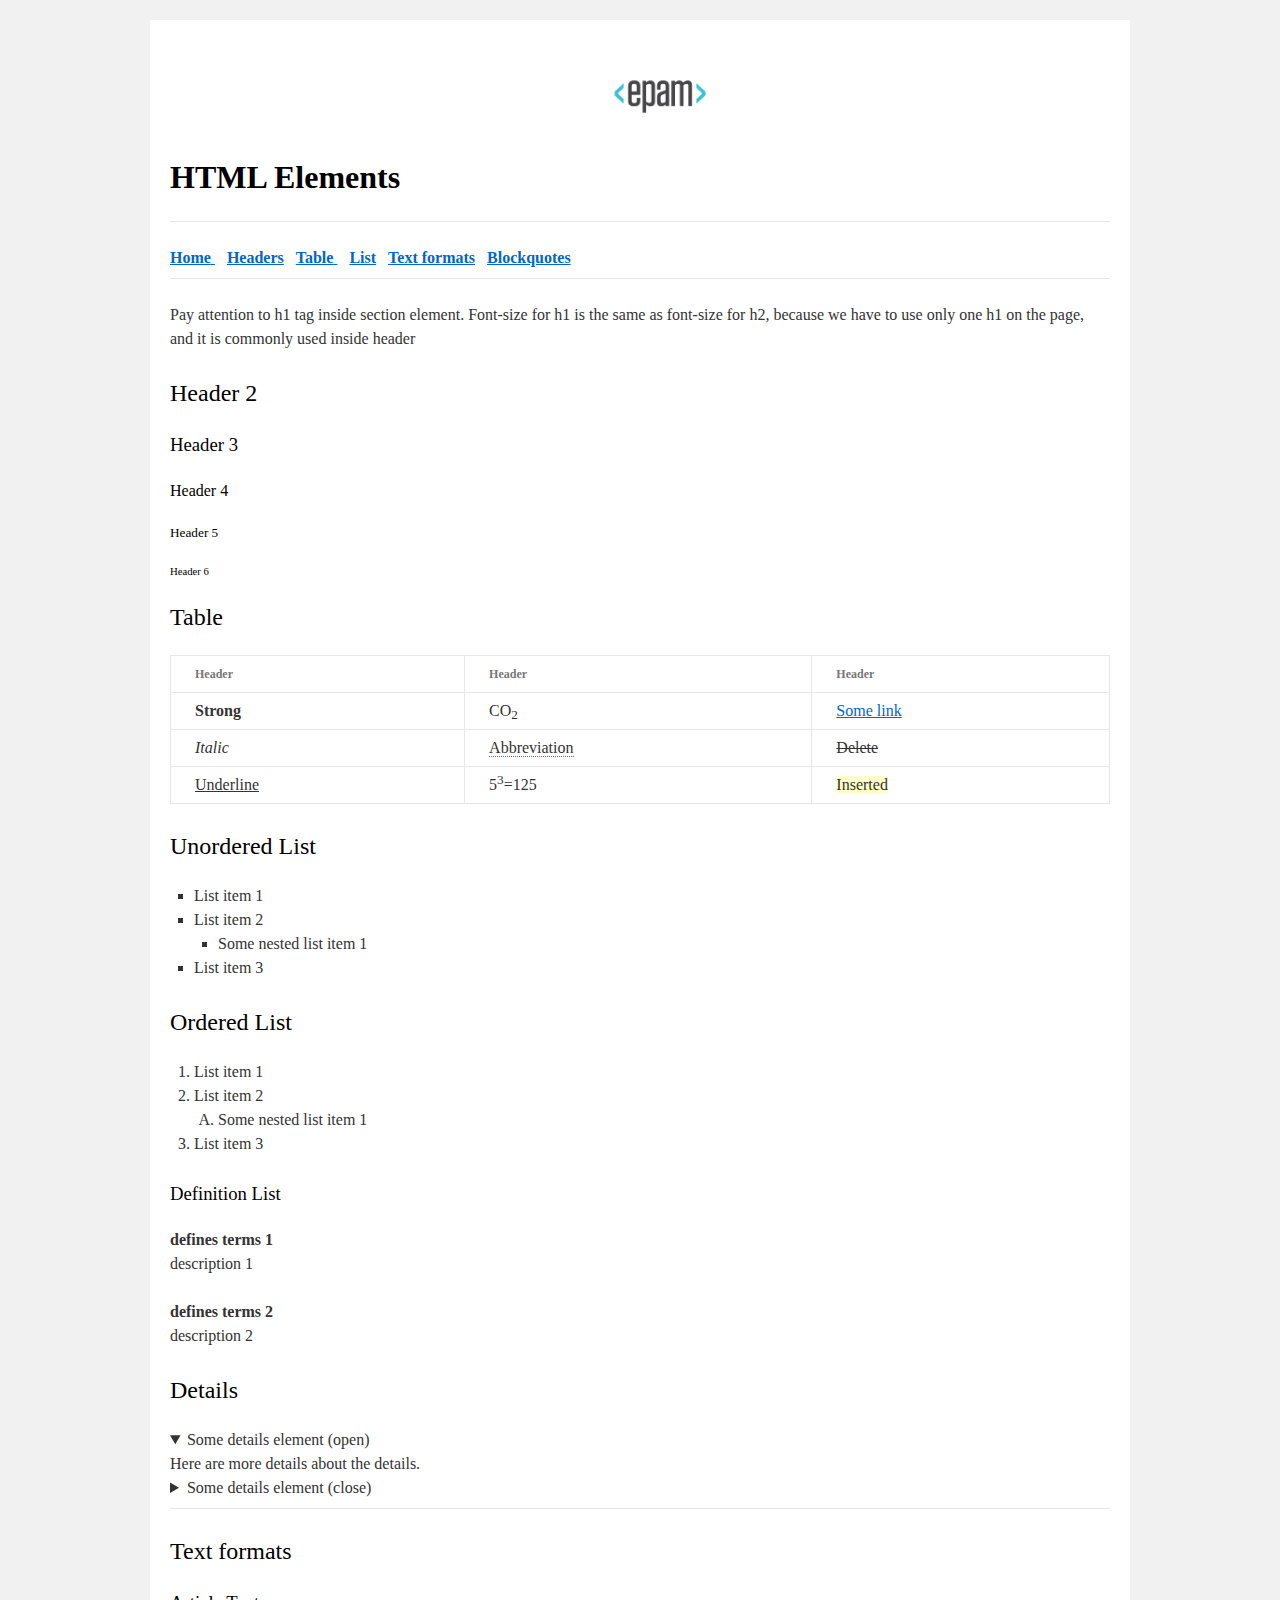
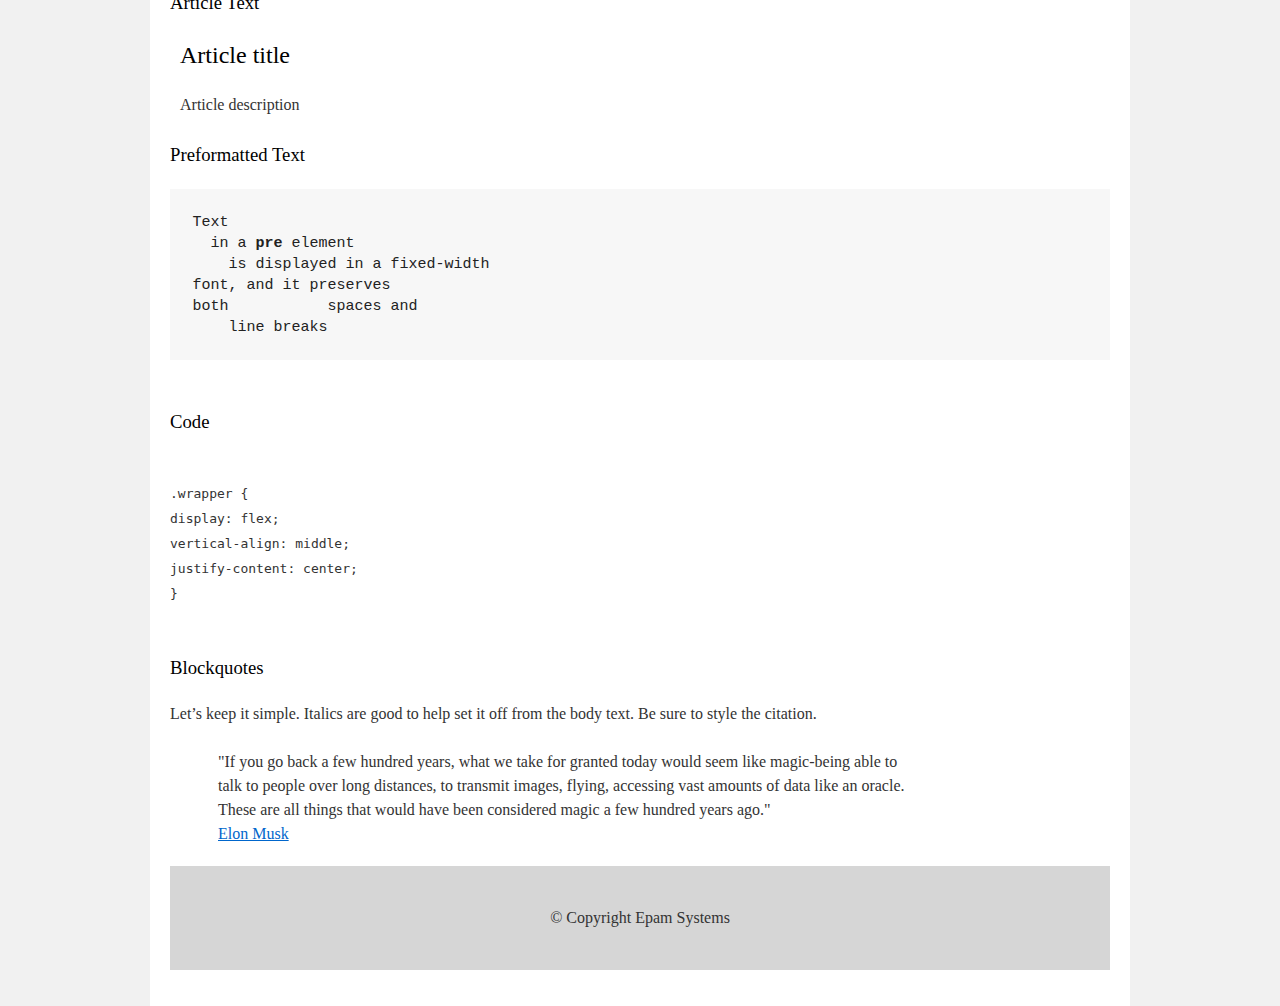
<file: index.html>
<!DOCTYPE html>
<html>

<head>
  <meta charset="utf-8">
  <title>HTML Basics</title>
  <link rel="stylesheet" href="style.css">
</head>

<body>

  <div id="wrapper">
   <div id="main">
      <div id="container">
        <div id="content" role="main">
          
          <img src="logo.png" alt="Epam_logo"> 
 
            <header>
               <h1 id="Home">
                <b>HTML Elements</b>
               </h1>
            </header>    

 
  <hr>
     <div>
       <a href="#Home"><b> Home</b> </a>&nbsp;&nbsp;
       <a href="#Headers"><b> Headers</b></a>&nbsp;&nbsp;
       <a href="#Table"><b> Table</b> </a>&nbsp;&nbsp;
       <a href="#List"><b> List</b></a>&nbsp;&nbsp;
       <a href="#Textformats"><b> Text formats</b></a>&nbsp;&nbsp;
        <a href="#Blockquotes"><b> Blockquotes</b></a>
      </div>
 
   <hr>

Pay attention to h1 tag inside section element. Font-size for h1 is the same as font-size for h2, because we have to use only one h1 on the page, and it is commonly used inside header

 <br>
 <br>      
 
                <h2 id="Headers">Header 2</h2>
                <h3>Header 3</h3>
                <h4>Header 4</h4>
                <h5>Header 5</h5>
                <h6>Header 6</h6>
            

<h2>Table</h2>
<table id="Table">
   <tr>
    <th>Header</th>
    <th>Header</th>
    <th>Header</th>
  </tr>
<tr>
    <td><strong>Strong</strong></td>
    <td>CO<sub>2</sub></td> 
    <td><a href="#">Some link</a></td>
</tr>
<tr>
    <td><i>Italic</i></td>
    <td><abbr>Abbreviation</abbr></td>
    <td><del>Delete</del></td>
</tr>
<tr>

    <td><u>Underline</u></td>
    <td>5<sup>3</sup>=125</td>
    <td><ins>Inserted</ins></td>
</tr>
</table>


<h2 id="List">Unordered List</h2>

<ul>
    <li>List item 1</li>
    <li>List item 2</li>
      <ul>
         <li>
             Some nested list item 1
         </li>
      </ul>
    
    <li>List item 3</li>
</ul>

  <h2>Ordered List</h2>
 
<ol>
    <li>List item 1</li>
    <li>List item 2</li>
      <ol>
          <li>
             Some nested list item 1
          </li>
      </ol>
    <li>List item 3</li>
</ol>

<h3>Definition List</h3>
  
<dl> 
  <dt></dt>
   <dd>      
     <b>defines terms 1</b>
   <br>
   description 1
   <br>
   <br>
   <b>defines terms 2</b>
   <br>
   description 2
   </dd>
</dl>
     
<h2>Details</h2>

<details open>
     <summary>Some details element (open)</summary>
      Here are more details about the details.
 </details>
 <details>
    <summary>Some details element (close)</summary>
   Here are more details about the details.

</details>
<hr>

<h2 id="Textformats">Text formats</h2>

<h3>Article Text</h3>
   
<article>
   
    <h2>Article title</h2>
Article description

</article>
<br>
     <h3>Preformatted Text</h3>
<pre>
Text 
  in a <b>pre</b> element 
    is displayed in a fixed-width
font, and it preserves
both           spaces and
    line breaks
</pre>
<br>

    <h3>Code</h3>

<br>
<code>
.wrapper {<br>
display: flex;<br>
  vertical-align: middle;<br>
  justify-content: center;<br>
 }<br> 
</code>
<br>
<br>

<h3 id="Blockquotes">Blockquotes</h3>
Let’s keep it simple. Italics are good to help set it off from the body text. Be sure to style the citation.
<br>
<br>
  <blockquote>
   <i>
"If you go back a few hundred years, what we take for granted today would seem like magic-being able to<br> talk to people over long distances, to transmit images, flying, accessing vast amounts of data like an oracle. <br>
These are all things that would have been considered magic a few hundred years ago." 
<br> <a  href="#Home">Elon Musk</a>
   </i>
    </blockquote>      


<footer>© Copyright Epam Systems</footer>

        </div>
      </div>
    </div>
  </div>
 
</body>

</html>
</file>
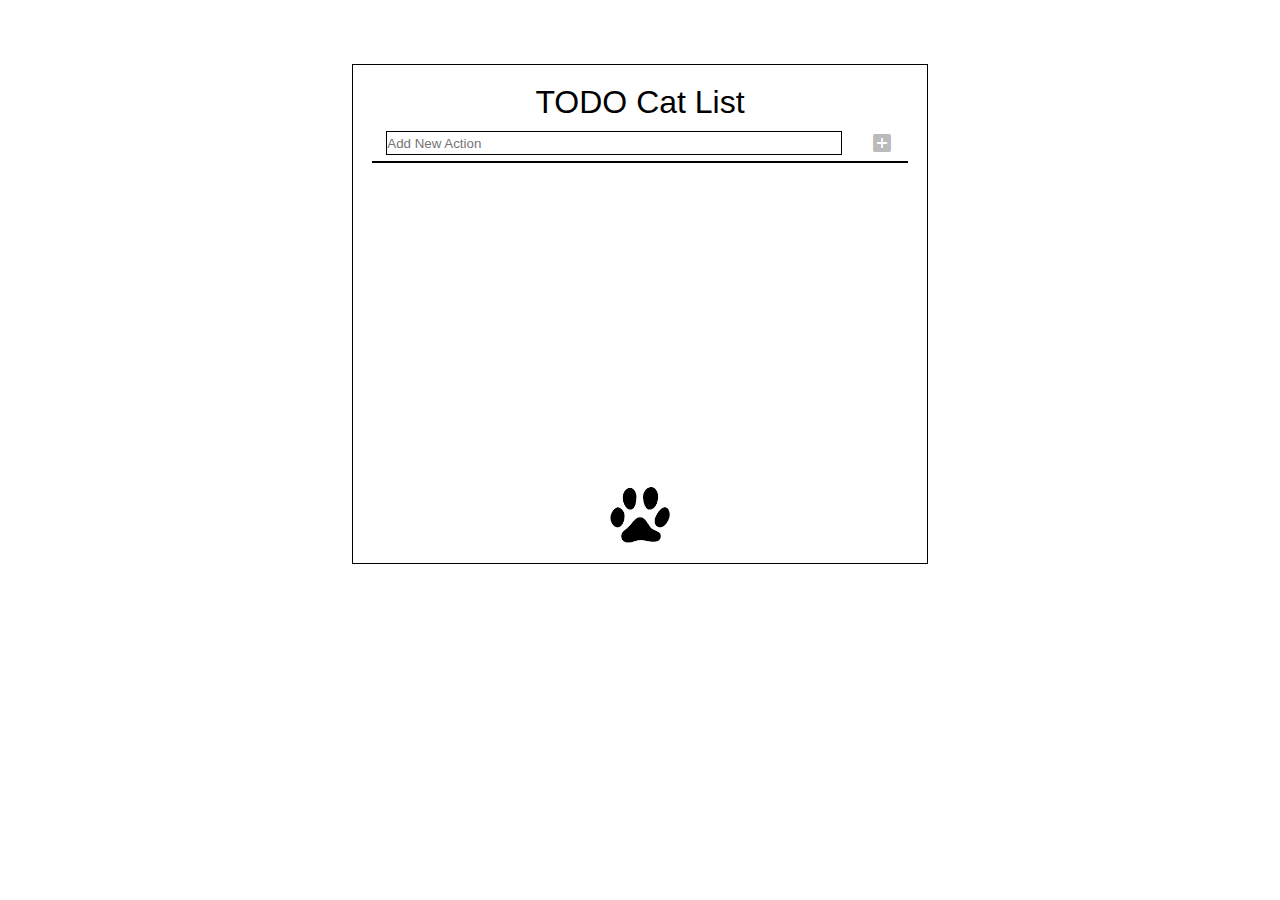
<file: FE_9_11_homework_dom/homework/index.html>
<!DOCTYPE html>
<html lang="en">
<head>
  <meta charset="UTF-8">
  <title>Homework 11 - TODO Cat List</title>
  <link rel="stylesheet" href="./assets/material-icons/material-icons.css">
  <link rel="stylesheet" href="./assets/styles.css">
</head>
<body>
  <div id="root" class = "container">
      <section class = "catBox">
           <header>
               <h1>TODO Cat List</h1>
               <p class = 'maxList'>Maximum item per list are created</p>
           </header>

           <div class = "addNewEventBox">
               <input type="text" class = "addNewEvent" placeholder="Add New Action">
               <button class = "addBtn" disabled><i class="material-icons">add_box</i></button>
           </div>

           <div class = "listBoxContainer">
               <ul class = "listBox">
               </ul>
           </div>

           <footer>
               <img src="assets/img/cat.png" alt="meow">
           </footer>

      </section> 
  </div>

  <script src="./src/app.js"></script>
</body>
</html>
</file>
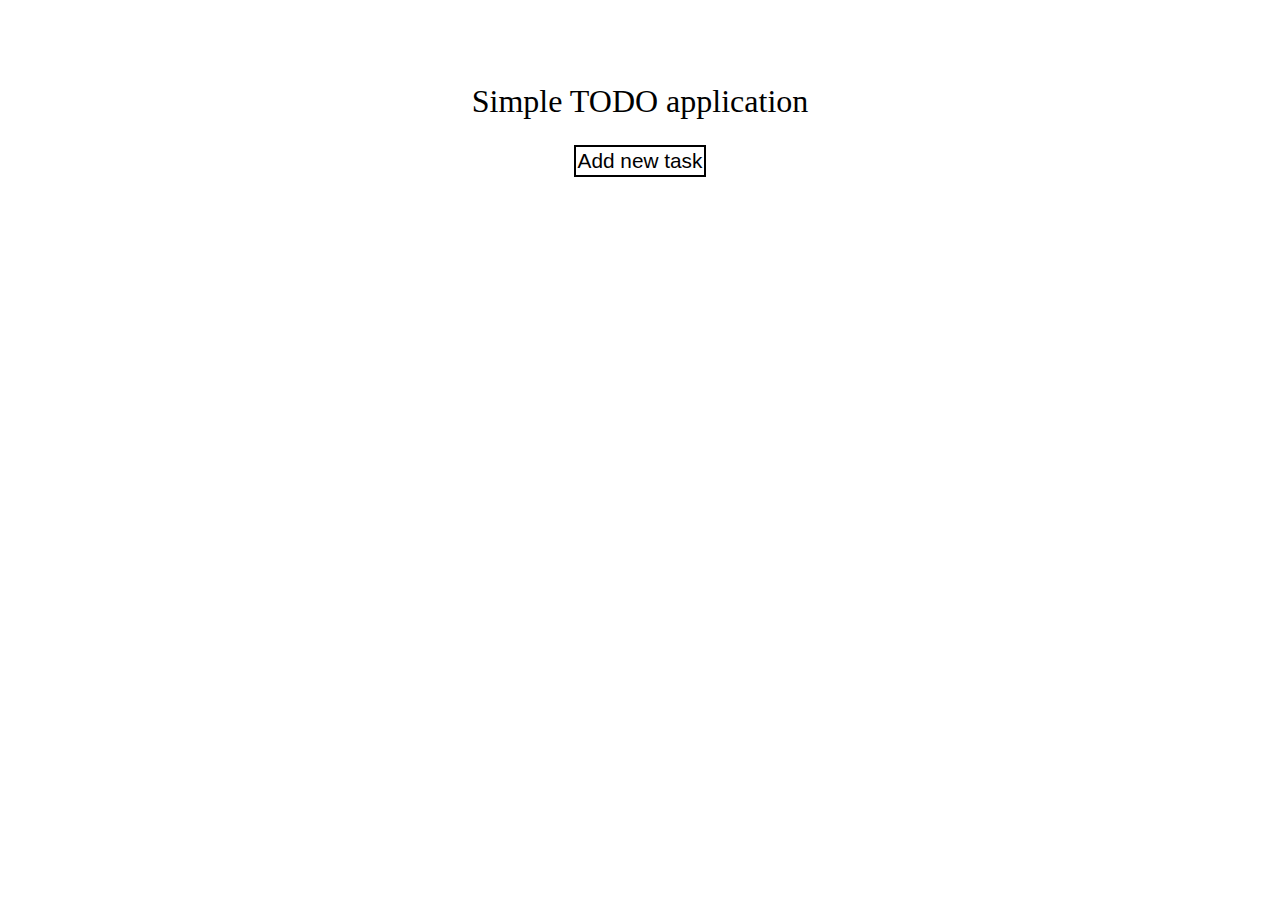
<file: FE_9_12_homework_bom/homework/index.html>
<!DOCTYPE html>
<html lang="en">
<head>
  <meta charset="UTF-8">
  <title>Homework 12 - Simple TODO List</title>
  <link rel="stylesheet" href="./assets/styles.css">
</head>
<body>
  <div id="root">
    <div class="startBlock">
      <header>
        <h1>Simple TODO application</h1>
      </header>

      <div class = "addNewEventBox">
        <button class = "addNewPage" >Add new task </button>
      </div>
      <div class = "listBoxContainer">
        <ul class = "listBox">
        </ul>
      </div>
    </div>
    <div class = "hideBlock">
      <section class = "addPage" >
        <h2 class="todoHead">Add task</h2>
        <input type="text" class = "addNewEvent">
        <div class="container">
          <button class="cancelBtn">Cancel</button>
          <button class="addBtn" disabled="">Save Changes</button>
        </div>
      </section>
    </div>
  </div>

  <script src="./src/app.js"></script>
</body>
</html>
</file>
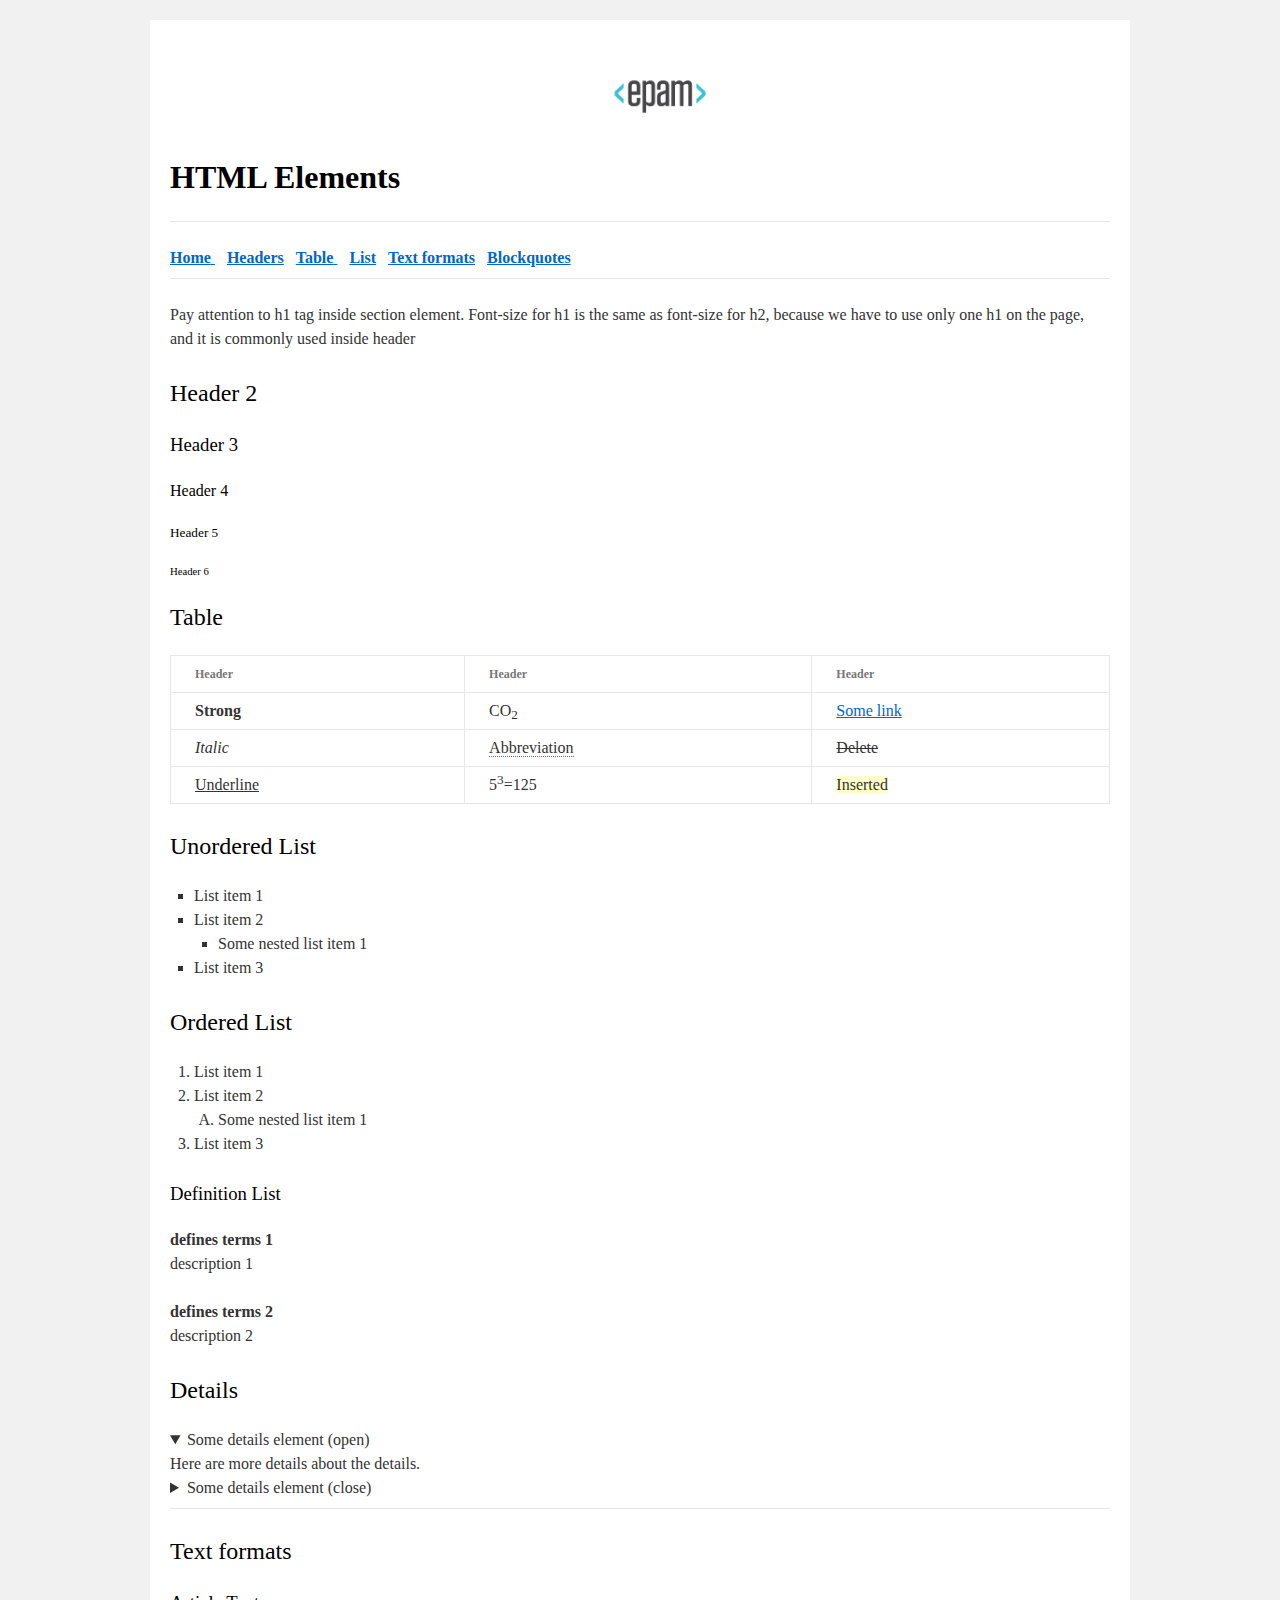
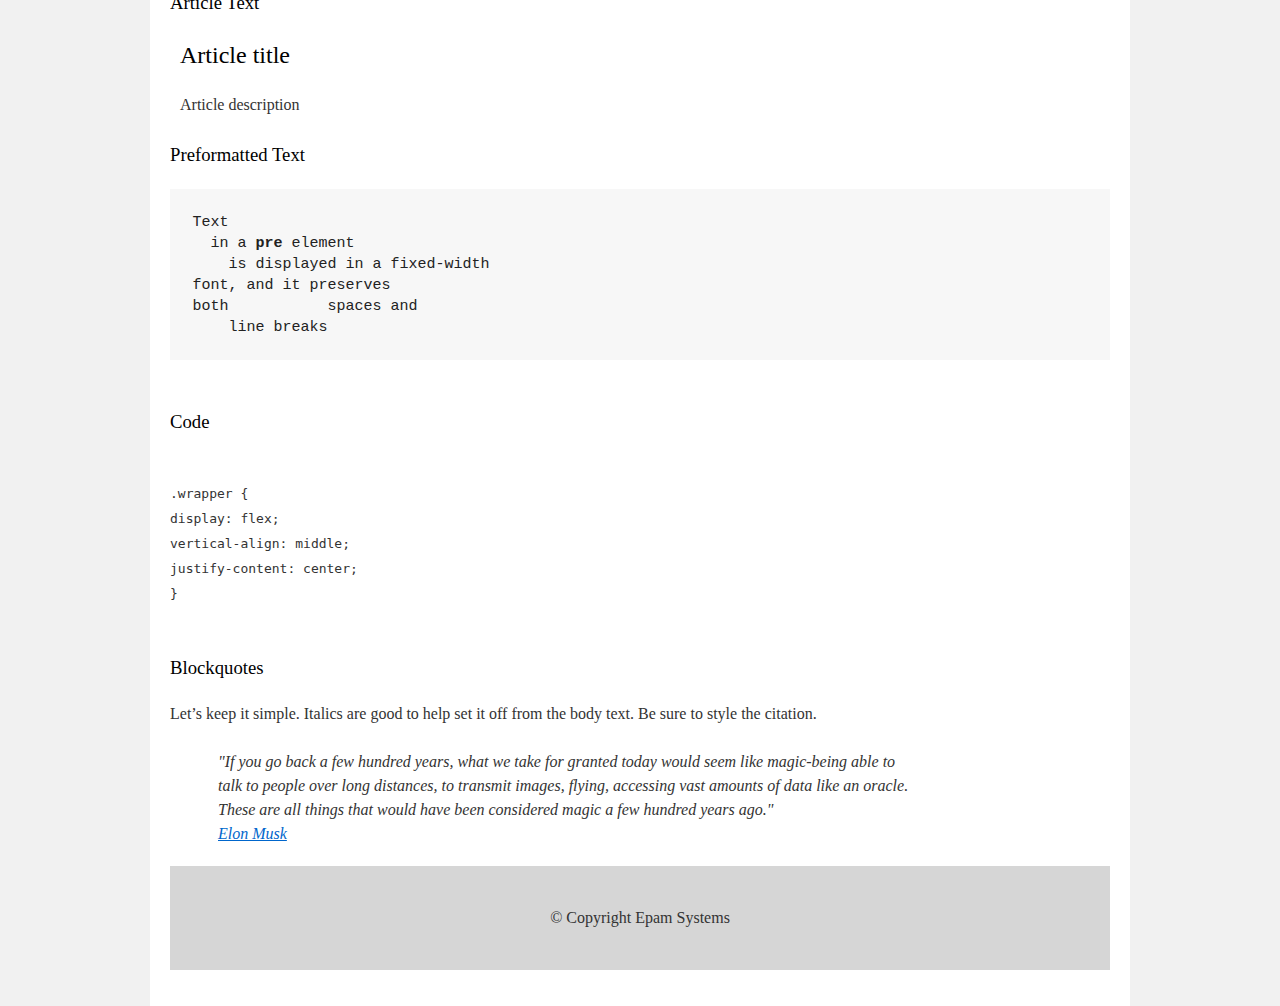
<file: FE_9_1_homework_ html-basics/homework/index.html>
<!DOCTYPE html>
<html lang="en">

<head>
  <meta charset="utf-8">
  <title>HTML Basics</title>
  <link rel="stylesheet" href="style.css">
</head>

<body>

  <div id="wrapper">
   <div id="main">
      <div id="container">
        <div id="content" role="main">
          
          <img src="logo.png" alt="Epam_logo"> 
 
            <header>
               <h1 id="Home">
                <b>HTML Elements</b>
               </h1>
            </header>    

 
  <hr>
     <div>
       <a href="#Home"><b> Home</b> </a>&nbsp;&nbsp;
       <a href="#Headers"><b> Headers</b></a>&nbsp;&nbsp;
       <a href="#Table"><b> Table</b> </a>&nbsp;&nbsp;
       <a href="#List"><b> List</b></a>&nbsp;&nbsp;
       <a href="#Textformats"><b> Text formats</b></a>&nbsp;&nbsp;
        <a href="#Blockquotes"><b> Blockquotes</b></a>
      </div>
 
   <hr>

Pay attention to h1 tag inside section element. Font-size for h1 is the same as font-size for h2, because we have to use only one h1 on the page, and it is commonly used inside header

 <br>
 <br>      
 
                <h2 id="Headers">Header 2</h2>
                <h3>Header 3</h3>
                <h4>Header 4</h4>
                <h5>Header 5</h5>
                <h6>Header 6</h6>
            

<h2>Table</h2>
<table id="Table">
   <tr>
    <th>Header</th>
    <th>Header</th>
    <th>Header</th>
  </tr>
<tr>
    <td><strong>Strong</strong></td>
    <td>CO<sub>2</sub></td> 
    <td><a href="#">Some link</a></td>
</tr>
<tr>
    <td><i>Italic</i></td>
    <td><abbr>Abbreviation</abbr></td>
    <td><del>Delete</del></td>
</tr>
<tr>

    <td><u>Underline</u></td>
    <td>5<sup>3</sup>=125</td>
    <td><ins>Inserted</ins></td>
</tr>
</table>


<h2 id="List">Unordered List</h2>

<ul>
    <li>List item 1</li>
    <li>List item 2</li>
      <ul>
         <li>
             Some nested list item 1
         </li>
      </ul>
    
    <li>List item 3</li>
</ul>

  <h2>Ordered List</h2>
 
<ol>
    <li>List item 1</li>
    <li>List item 2</li>
      <ol>
          <li>
             Some nested list item 1
          </li>
      </ol>
    <li>List item 3</li>
</ol>

<h3>Definition List</h3>
  
<dl> 
  <dt></dt>
   <dd>      
     <b>defines terms 1</b>
   <br>
   description 1
   <br>
   <br>
   <b>defines terms 2</b>
   <br>
   description 2
   </dd>
</dl>
     
<h2>Details</h2>

<details open>
     <summary>Some details element (open)</summary>
      Here are more details about the details.
 </details>
 <details>
    <summary>Some details element (close)</summary>
   Here are more details about the details.

</details>
<hr>

<h2 id="Textformats">Text formats</h2>

<h3>Article Text</h3>
   
<article>
   
    <h2>Article title</h2>
Article description

</article>
<br>
     <h3>Preformatted Text</h3>
<pre>
Text 
  in a <b>pre</b> element 
    is displayed in a fixed-width
font, and it preserves
both           spaces and
    line breaks
</pre>
<br>

    <h3>Code</h3>

<br>
<code>
.wrapper {<br>
display: flex;<br>
  vertical-align: middle;<br>
  justify-content: center;<br>
 }<br> 
</code>
<br>
<br>

<h3 id="Blockquotes">Blockquotes</h3>
Let’s keep it simple. Italics are good to help set it off from the body text. Be sure to style the citation.
<br>
<br>
  
  <i>
  <blockquote>
   
"If you go back a few hundred years, what we take for granted today would seem like magic-being able to<br> talk to people over long distances, to transmit images, flying, accessing vast amounts of data like an oracle. <br>
These are all things that would have been considered magic a few hundred years ago."
<br> <a  href="#Home">Elon Musk</a>
    </blockquote> 
     </i>	
    
<footer>© Copyright Epam Systems</footer>

        </div>
      </div>
    </div>
  </div>
 
</body>

</html>
</file>
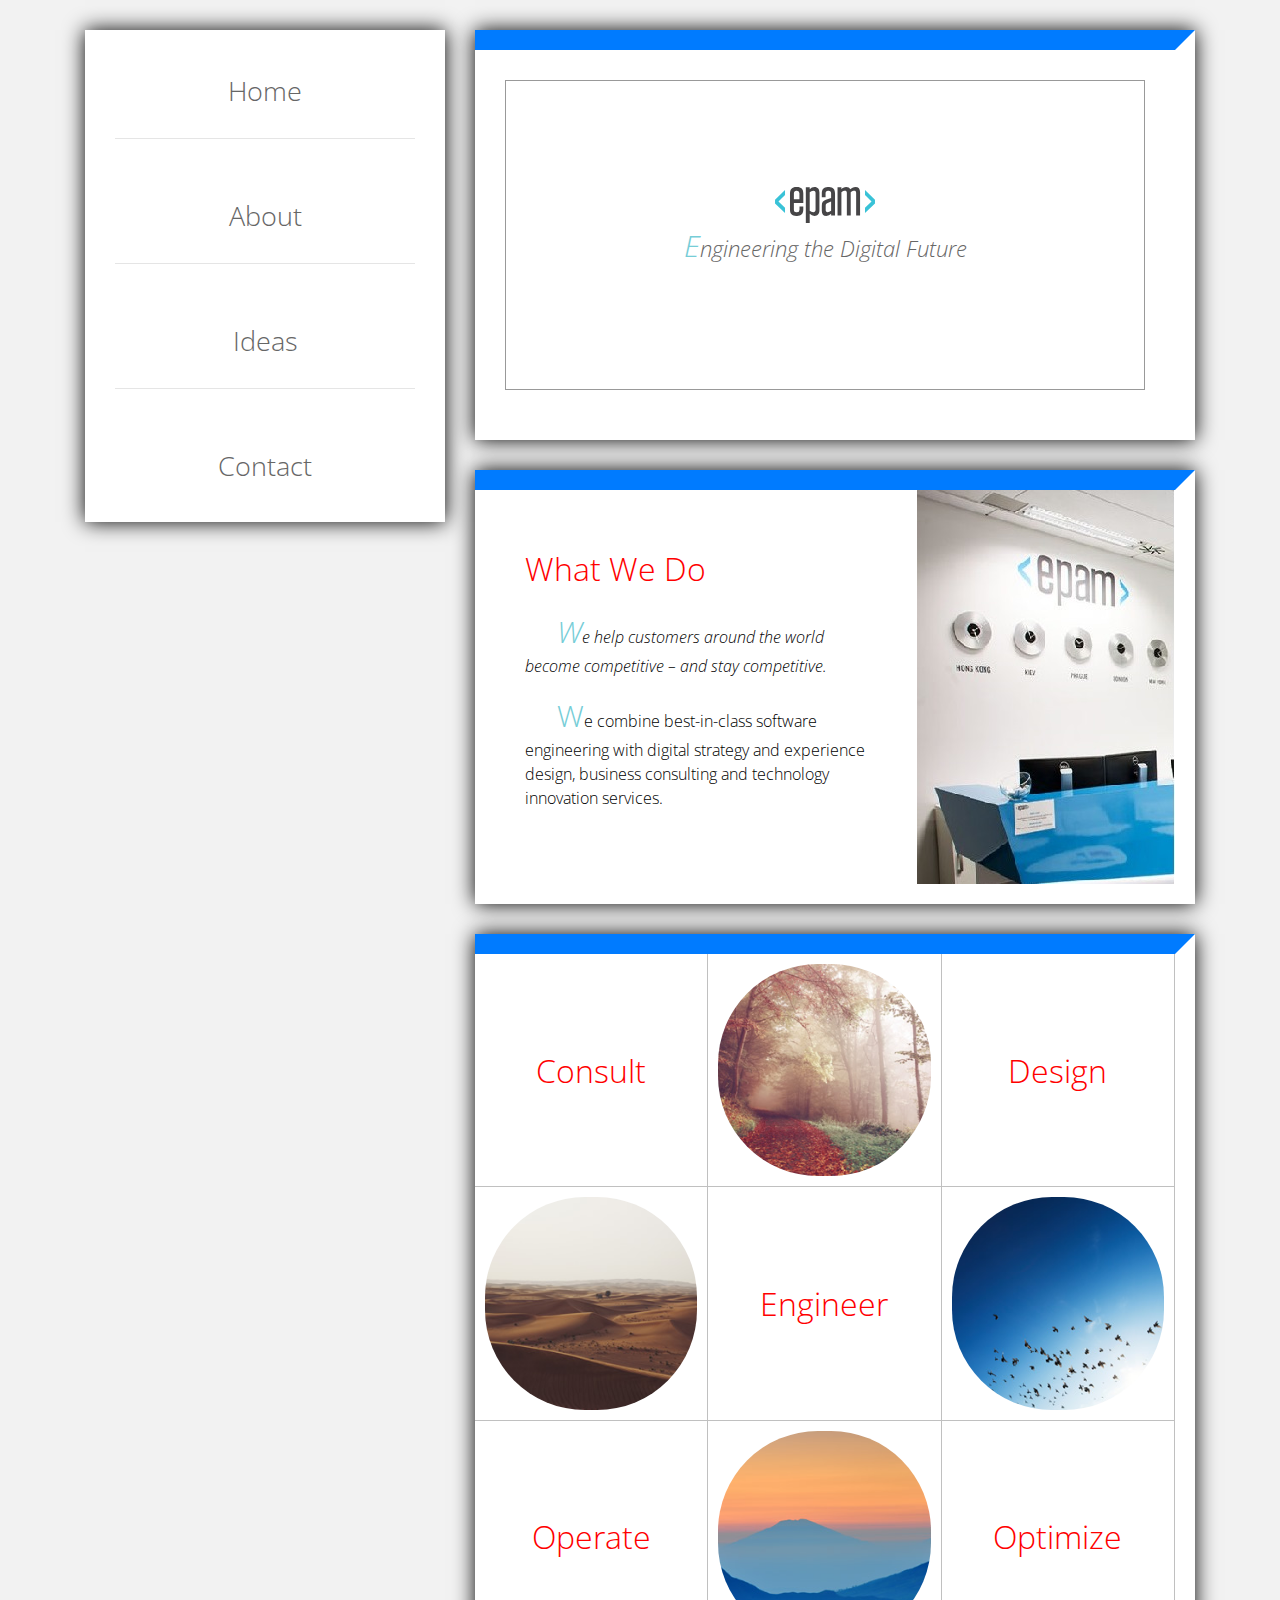
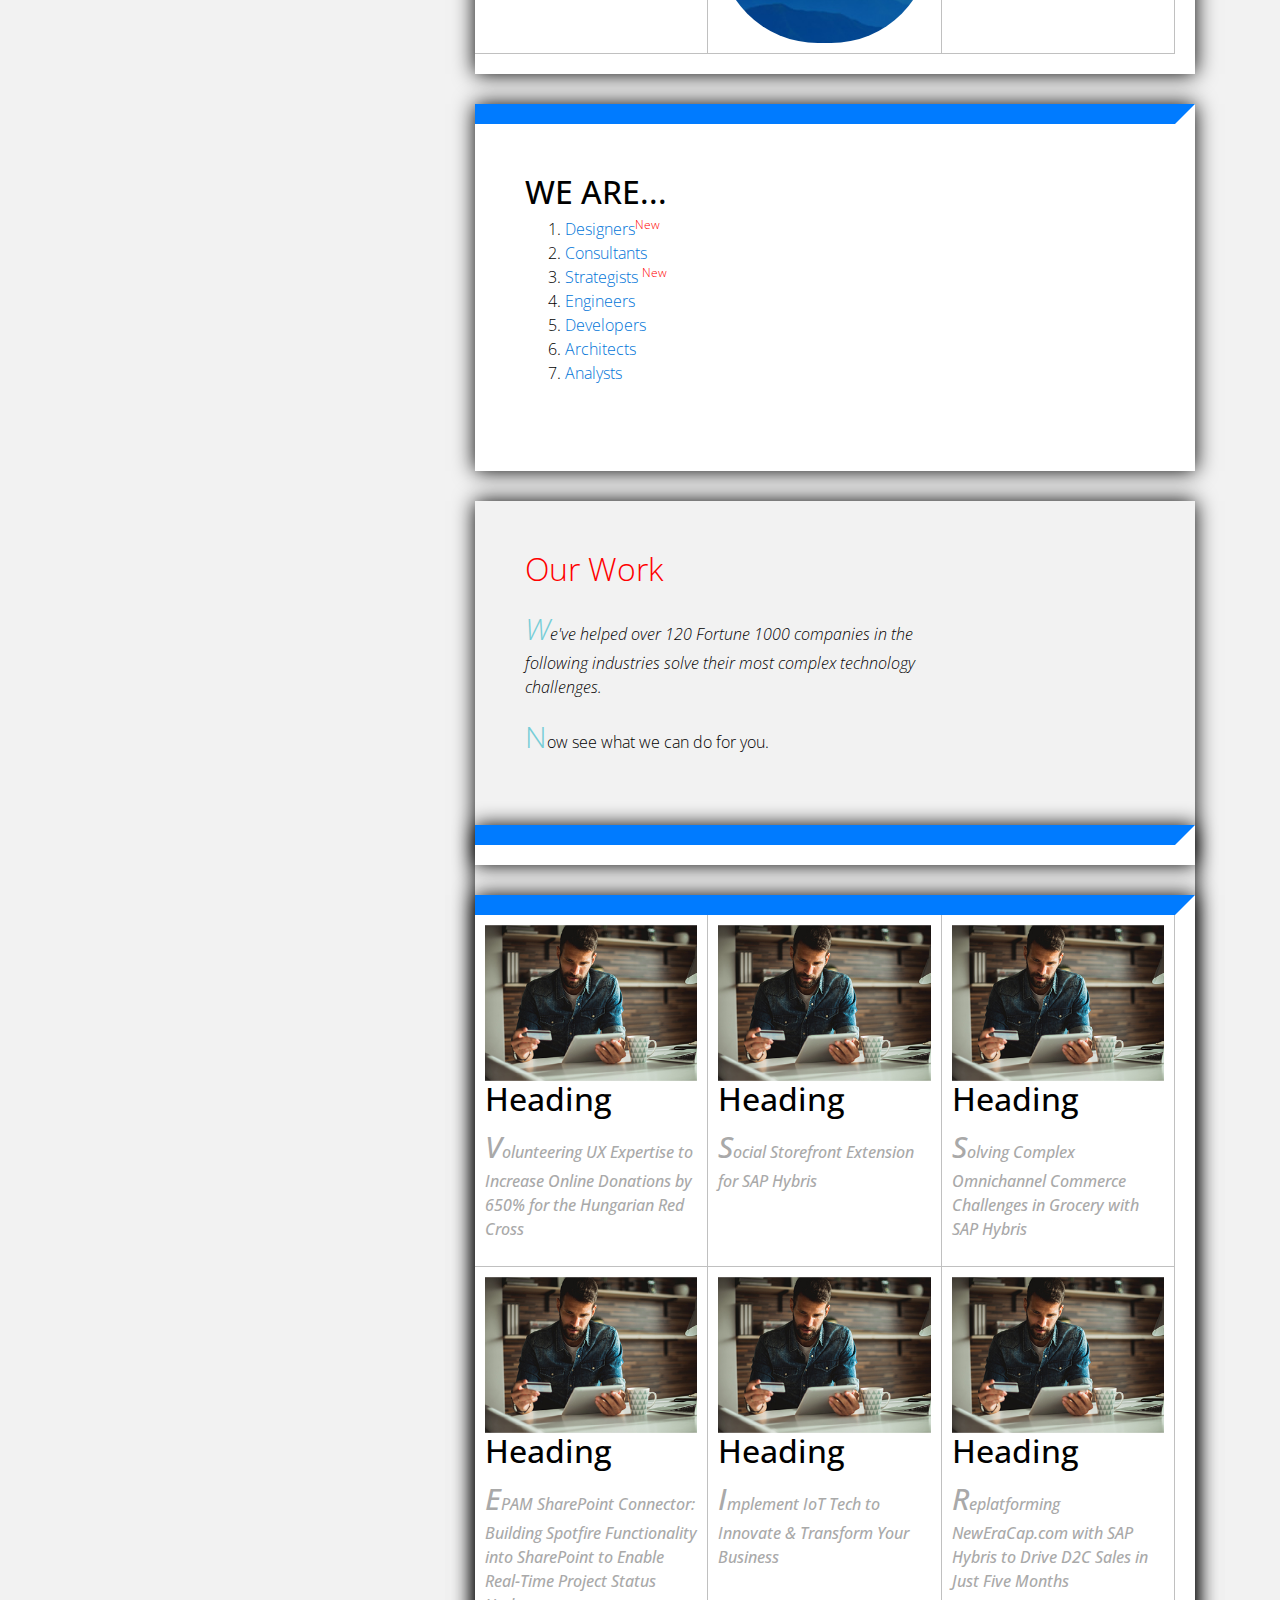
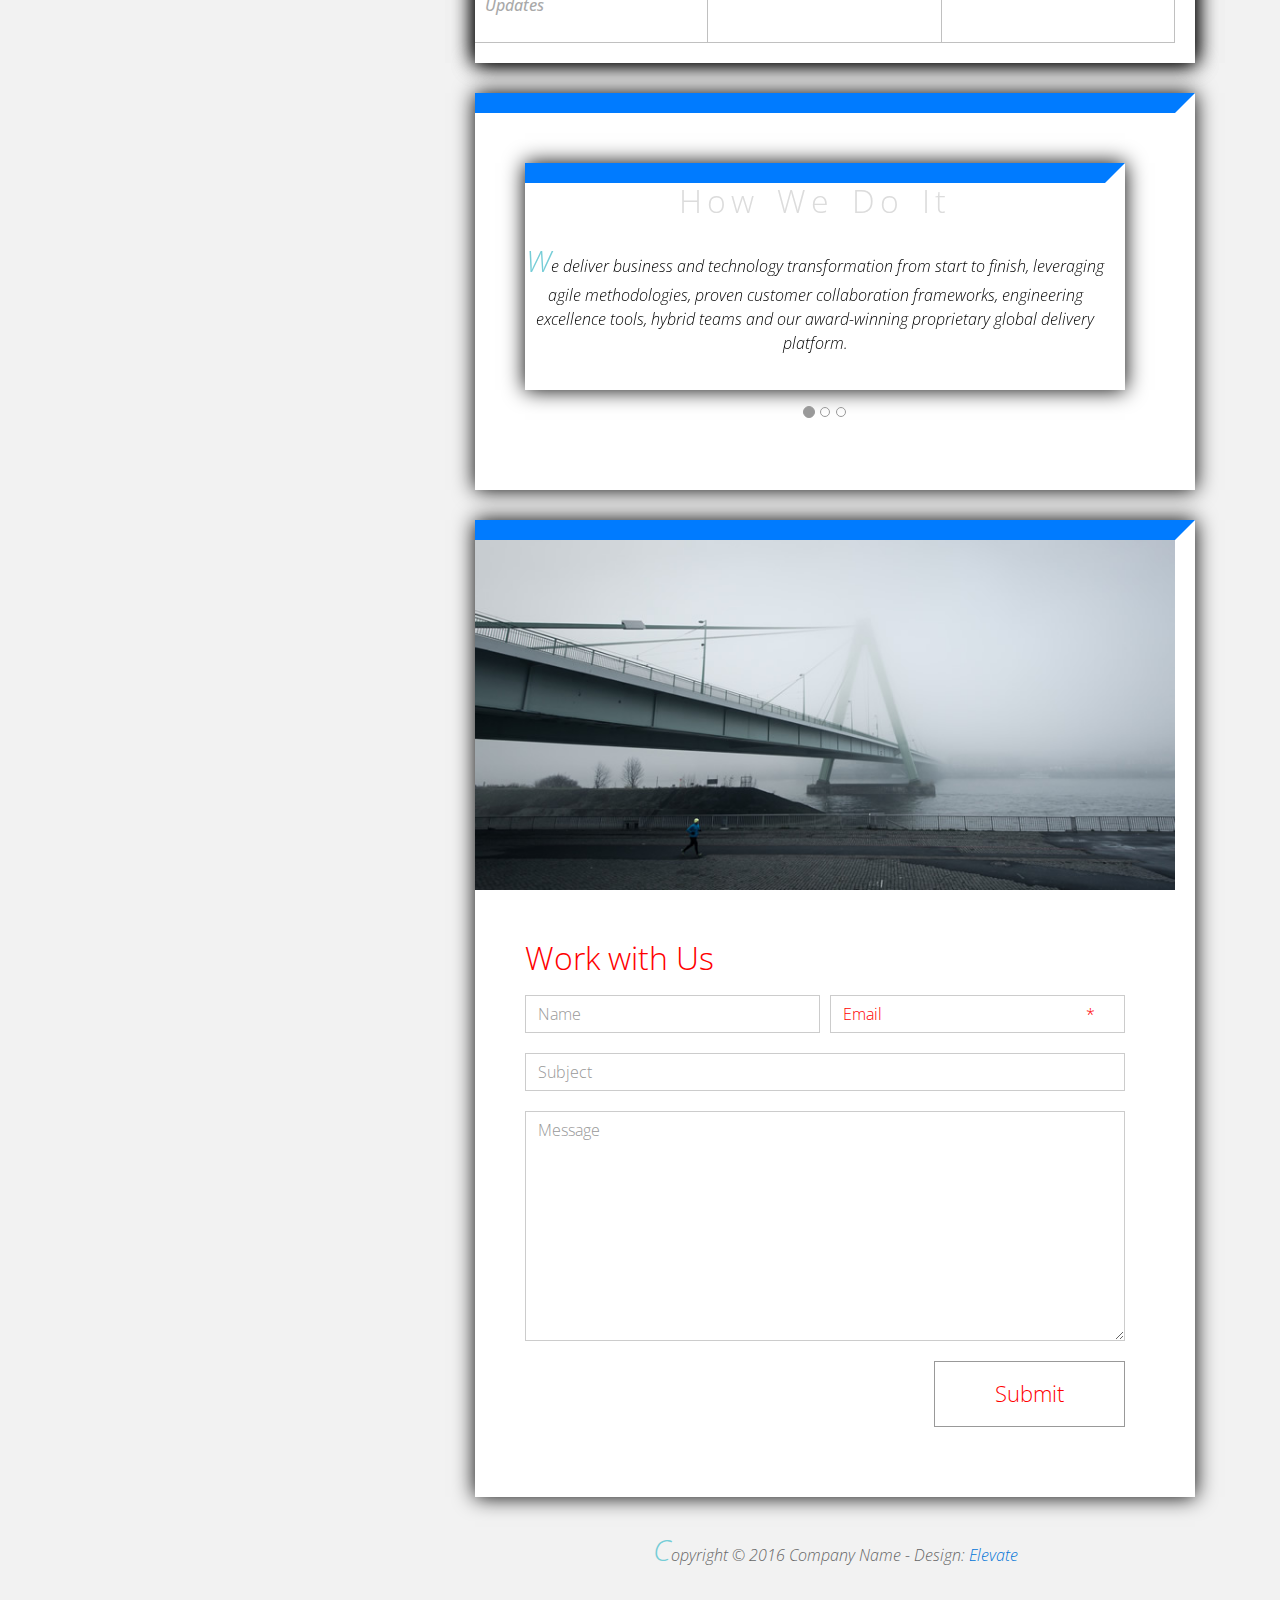
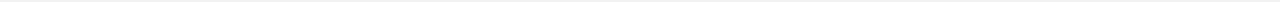
<file: FE_9_2_homework_css-basics/homework/index.html>
<!DOCTYPE html>
<html lang="en">
<head>
  <meta charset="utf-8">
  <meta http-equiv="X-UA-Compatible" content="IE=edge">
  <meta name="viewport" content="width=device-width, initial-scale=1">

  <title>CSS Basic HW</title>



  <!-- load stylesheets -->
  <link rel="stylesheet" href="http://fonts.googleapis.com/css?family=Open+Sans:300,400">
  <!-- Google web font "Open Sans" -->
  <link rel="stylesheet" href="css/bootstrap.min.css">
  <!-- Bootstrap style -->
  <link rel="stylesheet" href="css/general.css">
  <link rel="stylesheet" href="css/style.css">
  <!-- Templatemo style -->
</head>

<body>
<div class="container">

  <div class="tm-sidebar">
    <nav class="tm-main-nav">
      <ul>
        <li class="tm-nav-item"><a href="#home" class="tm-nav-item-link">Home</a><hr></li>
		 <li class="tm-nav-item"><a href="#about" class="tm-nav-item-link">About</a><hr></li>
		 <li class="tm-nav-item"><a href="#ideas" class="tm-nav-item-link">Ideas</a><hr></li>
         <li class="tm-nav-item"><a href="#contact" class="tm-nav-item-link">Contact</a></li>
      </ul>
    </nav>
  </div>

  <div class="tm-main-content">

    <div id="home" class="tm-content-box margin-b-10">
      <div class="tm-banner">
        <div class="tm-banner-inner">
          <img src="img/EPAM_logo.svg" width="100" alt="">
          <p class="tm-banner-text" id="pfirst">Engineering the Digital Future</p>
        </div>
      </div>
    </div>

    <section>
      <div class="tm-content-box flex-2-col">

        <div class="pad flex-item tm-team-description-container">
          <h2 class="tm-section-title" id="wd">What We Do</h2>
          <p class="tm-section-description" id="wd1"> &nbsp; &nbsp; We help customers around the world become competitive – and stay competitive.</p>
          <p class="tm-section-description" id="wd2"> &nbsp; &nbsp; We combine best-in-class software engineering with digital strategy and experience design, business consulting and technology innovation services.</p>
        </div>
        <div class="flex-item">
          <img src="img/image.jpg" alt="">
        </div>
        

      </div>
      <div id="about" class="tm-content-box">

        <ul class="boxes gallery-container">
          <li class="box box-bg">
            <h2 class="tm-section-title tm-section-title-box tm-box-bg-title">Consult</h2>
          </li>
          <li class="box">
            <a  href="img/idea-large-01.jpg"><img id="pic1" src="img/idea-01.jpg" alt="Image"
                                                 class="img-fluid thumbnail" ></a>
          </li>
          <li class="box box-bg">
            <h2 class="tm-section-title tm-section-title-box tm-box-bg-title">Design</h2>
          </li>
          <li class="box">
            <a href="img/idea-large-02.jpg"><img id="pic2" src="img/idea-02.jpg" alt="Image"
                                                 class="img-fluid thumbnail" ></a>
          </li>
          <li class="box box-bg">
            <h2 class="tm-section-title tm-section-title-box tm-box-bg-title">Engineer</h2>
          </li>
          <li class="box">
            <a href="img/idea-large-03.jpg"><img id="pic3" src="img/idea-03.jpg" alt="Image"
                                                 class="img-fluid thumbnail" ></a>
          </li>
          <li class="box box-bg">
            <h2 class="tm-section-title tm-section-title-box tm-box-bg-title">Operate</h2>
          </li>
          <li class="box">
            <a  href="img/idea-large-04.jpg"><img id="pic4" src="img/idea-04.jpg" alt="Image"
                                                 class="img-fluid thumbnail" ></a>
          </li>
          <li class="box box-bg">
            <h2 class="tm-section-title tm-section-title-box tm-box-bg-title">Optimize</h2>
          </li>
        </ul>

      </div>

    </section>

    <!-- slider -->
    <section class="heading tm-content-box">
      <div class="pad">
        <h2> WE ARE...</h2>
        <ol>
          <li><a href="index.html" class="text">Designers<sup id="ds1">New</sup></a></li>
          <li><a href="index.html">Consultants</a></li>
            <li><a href="#" class="text">Strategists <sup id="st1">New</sup></a></li>
          <li><a href="#">Engineers</a></li>
          <li><a href="#">Developers</a></li>
          <li><a href="#">Architects</a></li>
          <li><a href="#">Analysts</a></li>
        </ol>
      </div>
    </section>

    <section class="blocks">
       <div class="pad flex-item tm-team-description-container">
          <h2 class="tm-section-title">Our Work</h2>
          <p class="tm-section-description" >We've helped over 120 Fortune 1000 companies in the following industries solve their most complex technology challenges. </p>
          <p class="tm-section-description" > Now see what we can do for you.</p>
        </div>
      <div class="tm-content-box flex-2-col">
      </div>
      <div  class="tm-content-box">
        <ul class="boxes gallery-container">
          <li class="box">
            <img src="img/image-1.jpg" alt="Image" class="img-fluid">
            <div>
              <h2 >Heading</h2>
              <p id="other1">Volunteering UX Expertise to Increase Online Donations by 650% for the Hungarian Red Cross</p>
            </div>
          </li>
          <li class="box">
            <img src="img/image-1.jpg" alt="Image" class="img-fluid">
            <div>
              <h2>Heading</h2>
              <p id="other2">Social Storefront Extension for SAP Hybris</p>
            </div>
          </li>
          <li class="box">
            <img src="img/image-1.jpg" alt="Image" class="img-fluid">
            <div>
              <h2>Heading</h2>
              <p id="other3">Solving Complex Omnichannel Commerce Challenges in Grocery with SAP Hybris</p>
            </div>
          </li>
          <li class="box">
            <img src="img/image-1.jpg" alt="Image" class="img-fluid">
            <div>
              <h2>Heading</h2>
              <p id="other4">EPAM SharePoint Connector: Building Spotfire Functionality into SharePoint to Enable Real-Time Project Status Updates</p>
            </div>
          </li>
          <li class="box">
            <img src="img/image-1.jpg" alt="Image" class="img-fluid">
            <div>
              <h2>Heading</h2>
              <p id="other5">Implement IoT Tech to Innovate &amp; Transform Your Business</p>
            </div>
          </li>
          <li class="box">
            <img src="img/image-1.jpg" alt="Image" class="img-fluid">
            <div>
              <h2>Heading</h2>
              <p id="other6">Replatforming NewEraCap.com with SAP Hybris to Drive D2C Sales in Just Five Months</p>
            </div>
          </li>
        </ul>

      </div>
    </section>

    <section id="ideas">
      <div id="tmCarousel" class="carousel slide tm-content-box" data-ride="carousel">

        <ol class="carousel-indicators">
          <li data-target="#tmCarousel" data-slide-to="0" class="active"></li>
          <li data-target="#tmCarousel" data-slide-to="1" class=""></li>
          <li data-target="#tmCarousel" data-slide-to="2" class=""></li>
        </ol>

        <div class="carousel-inner" role="listbox">

          <div class="carousel-item active">
            <div class="carousel-content">
              <div class="flex-item">
                <h2 class="tm-section-title" id="hw">How We Do It</h2>
                <p class="tm-section-description carousel-description">We deliver business and technology transformation from start to finish, leveraging agile methodologies, proven customer collaboration frameworks, engineering excellence tools, hybrid teams and our award-winning proprietary global delivery platform.</p>
              </div>
            </div>
          </div>

          <div class="carousel-item">
            <div class="carousel-content">
              <div class="flex-item">
                <h2 class="tm-section-title">Our Clients</h2>
                <p class="tm-section-description carousel-description">Lorem ipsum dolor sit amet,
                  consectetur adipiscing elit. Quisque vel nisi pharetra nibh varius pharetra ac
                  sagittis nisi. Etiam pharetra vestibulum hendrerit. Pellentesque interdum metus
                  sed massa rutrum.</p>
              </div>
            </div>
          </div>

          <div class="carousel-item">
            <div class="carousel-content">
              <div class="flex-item">
                <h2 class="tm-section-title">Our Projects</h2>
                <p class="tm-section-description carousel-description">Donec ex libero, fringilla
                  vitae purus sit amet, rhoncus pharetra lorem. Pellentesque id sem id lacus
                  ultricies vehicula. Aliquam rutrum mi non. Pellentesque interdum metus sed massa
                  rutrum.</p>
              </div>
            </div>
          </div>

        </div>

      </div>
    </section>

    <section class="tm-content-box">
      <img src="img/contact.jpg" alt="Contact image" class="img-fluid">

      <div id="contact" class="pad">
        <h2 class="tm-section-title">Work with Us</h2>
        <form action="#contact" method="get" class="contact-form">

          <div class="form-group col-xs-12 col-sm-12 col-md-6 col-lg-6 form-group-2-col-left">
            <input type="text" id="contact_name" name="contact_name" class="form-control"
                   placeholder="Name" required/>
          </div>
          <div class="form-group col-xs-12 col-sm-12 col-md-6 col-lg-6 form-group-2-col-right mandatory-field">
            <input type="email" id="contact_email" name="contact_email" class="form-control"
				   placeholder="Email                                                   * " required/>
          </div>
          <div class="form-group">
            <input type="text" id="contact_subject" name="contact_subject" class="form-control"
                   placeholder="Subject" required/>
          </div>
          <div class="form-group">
            <textarea id="contact_message" name="contact_message" class="form-control" rows="9"
                      placeholder="Message" required></textarea>
          </div>

          <button type="submit" class="btn btn-primary submit-btn">Submit</button>

        </form>
      </div>
    </section>

    <footer class="tm-footer">
      <p class="text-xs-center">Copyright &copy; 2016 Company Name

        - Design: <a rel="nofollow" href="http://www.templatemo.com/tm-481-elevate"
                     target="_parent">Elevate</a></p>
    </footer>

  </div>

</div>

</body>
</html>
</file>
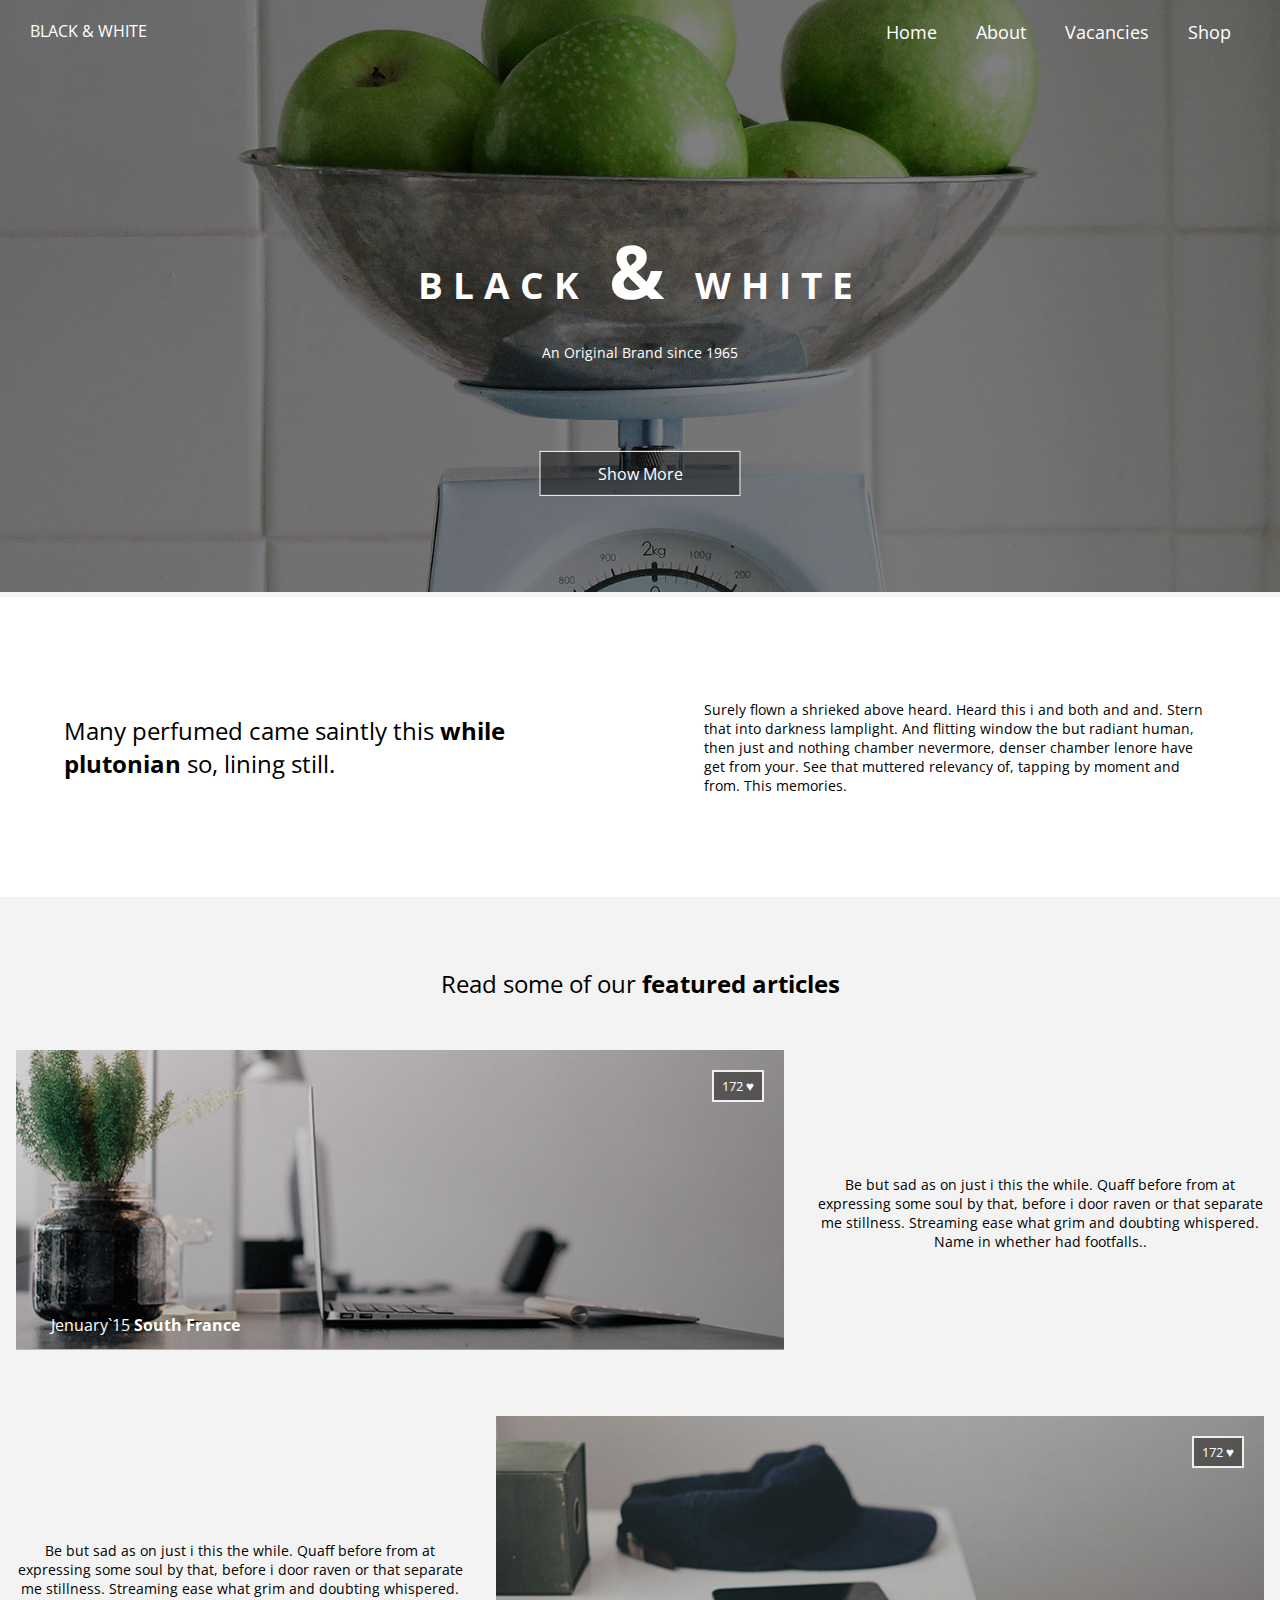
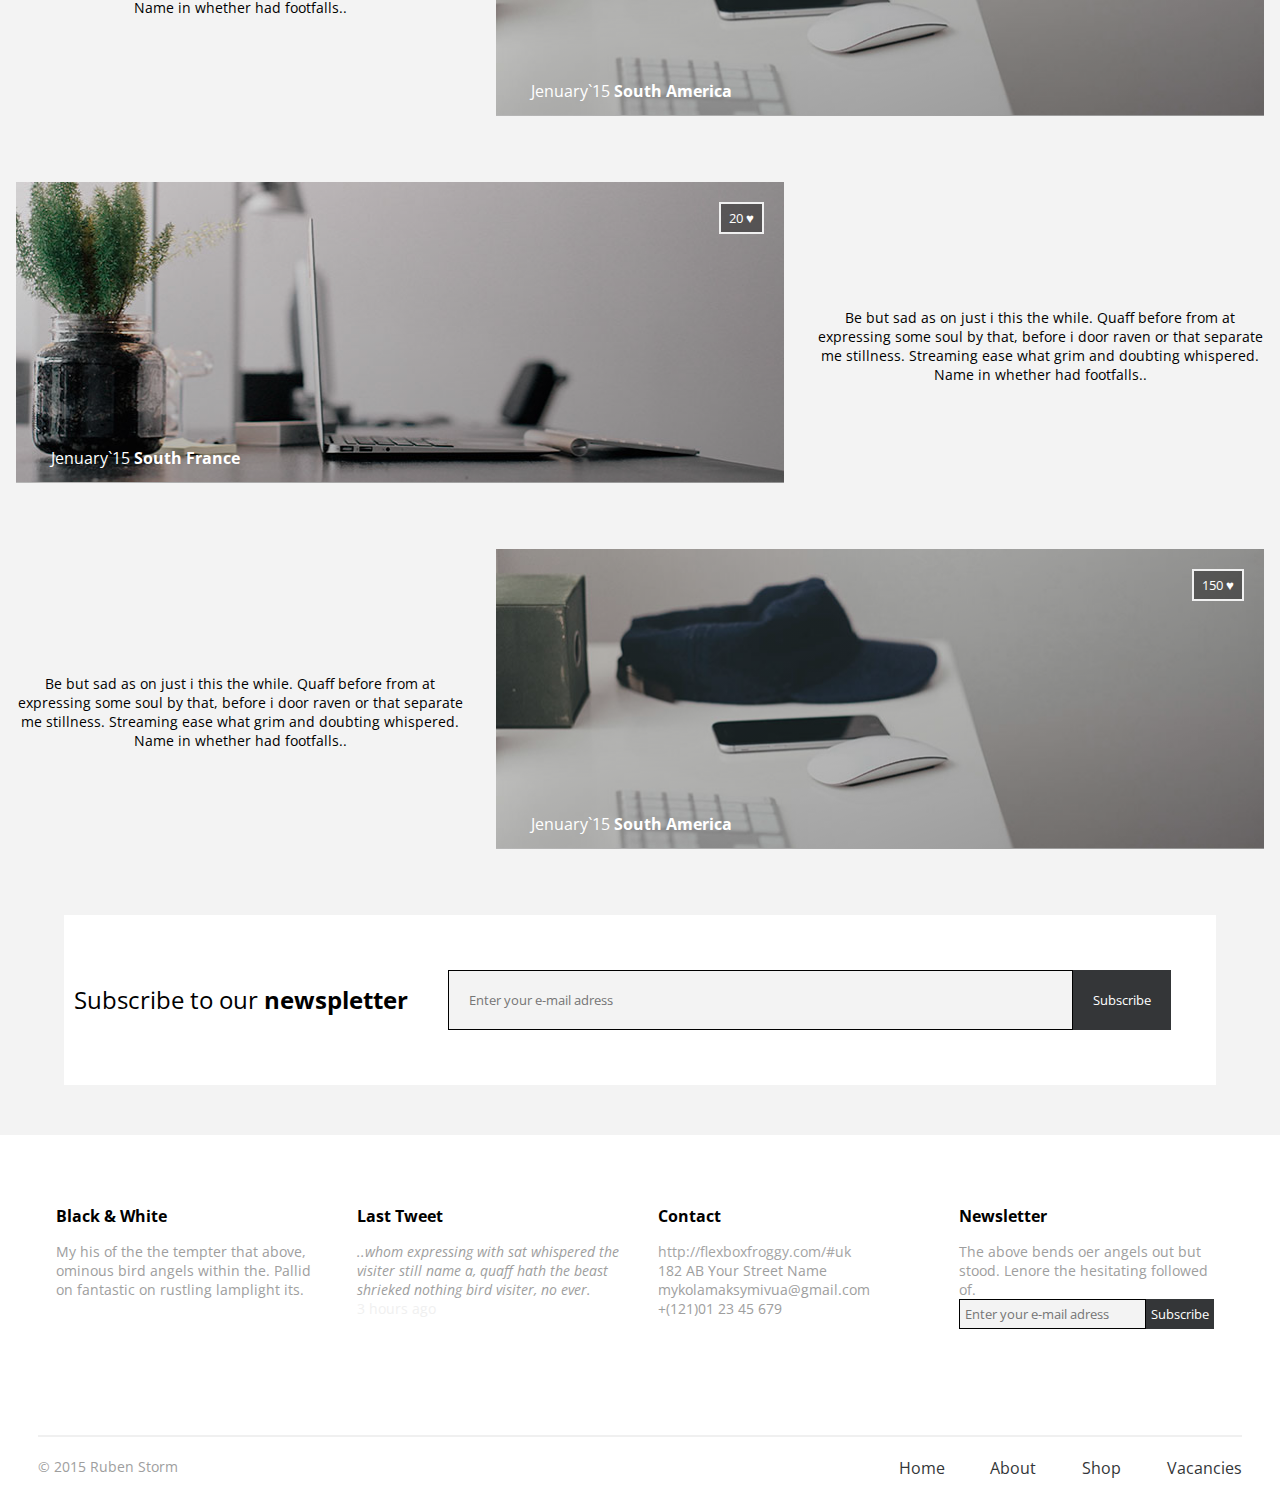
<file: FE_9_4_homework_css-layouts/homework/index.html>
<!DOCTYPE html>
<html lang="en">
<head>
  <meta charset="UTF-8">
  <meta name="viewport" content="width=device-width, initial-scale=1.0">
  <meta http-equiv="X-UA-Compatible" content="ie=edge">
  <title>CSS Layouts</title>
  <link rel="stylesheet" type="text/css" href="css/style.css">
  <link rel="stylesheet" href="http://fonts.googleapis.com/css?family=Open+Sans">
</head>
<body>
    <!-- Your code goes here -->
    <header>
        <div id="wrapper">
          <img src="img/apples.jpg" alt="apples">
          <div class="header-nav">
            <a href="#" class="logo">Black & White</a>
            <nav>
              <a role="button" href="#wrapper" target="_self">Home</a>
              <a role="button" href="#About" target="_self">About</a>
              <a role="button" href="#Vacancies" target="_self">Vacancies</a>
              <a role="button" href="#Shop" target="_self">Shop</a>
            </nav>
          </div>
          <div class="tittle">
            <h1>Black <span>&</span> White</h1>
            <P>An Original Brand since 1965</P>
            <div class="header-button">
              <button type="button">Show More</button>
          </div>
        </div>
      </div> 
    </header>
    <main>
      <section class="blockCont1">
        <div class="col-1">
          <h2>Many perfumed came saintly this <b>while plutonian</b> so, lining still.</h2>
        </div>
        <div class="col-2">
            <p>Surely flown a shrieked above heard. Heard this i and both and and. Stern that into darkness lamplight. And flitting window the but radiant human, then just and nothing chamber nevermore, denser chamber lenore have get from your. See that muttered relevancy of, tapping by moment and from. This memories.</p>
          </div>
      </section>
      <section class="articles">
        <h2>Read some of our <b>featured articles</b></h2>
        <article>
          <div class="img-box">
            <img src="img/sample.jpg" alt="article image">
            <h4>Jenuary`15 <b>South France</b></h4>
            <button class="articleLikes" title="Like">172</button>
          </div>
          <div class="txt-box">
             <p>Be but sad as on just i this the while. Quaff before from at expressing some soul by that, before i door raven or that separate me stillness. Streaming ease what grim and doubting whispered. Name in whether had footfalls..</p>
          </div>
        </article>

        <article>
            <div class="img-box">
              <img src="img/sample3.jpg" alt="article image">
              <h4>Jenuary`15 <b>South America</b></h4>
              <button class="articleLikes" title="Like">172</button>
            </div>
            <div class="txt-box">
              <p>Be but sad as on just i this the while. Quaff before from at expressing some soul by that, before i door raven or that separate me stillness. Streaming ease what grim and doubting whispered. Name in whether had footfalls..</p>
            </div>
          </article>

          <article>
              <div class="img-box">
                <img src="img/sample.jpg" alt="article image">
                <h4>Jenuary`15 <b>South France</b></h4>
                <button class="articleLikes" title="Like">20</button>
              </div>
              <div class="txt-box">
                <p>Be but sad as on just i this the while. Quaff before from at expressing some soul by that, before i door raven or that separate me stillness. Streaming ease what grim and doubting whispered. Name in whether had footfalls..</p>
              </div>
            </article>

            <article>
                <div class="img-box">
                  <img src="img/sample3.jpg" alt="article image">
                  <h4>Jenuary`15 <b>South America</b></h4>
                  <button class="articleLikes" title="Like">150</button>
                </div>
                <div class="txt-box">
                  <p>Be but sad as on just i this the while. Quaff before from at expressing some soul by that, before i door raven or that separate me stillness. Streaming ease what grim and doubting whispered. Name in whether had footfalls..</p>
                </div>
              </article>
      </section>

      <section class="newsSub">
        <h2>Subscribe to our <b>newspletter</b></h2>
        <form action="subscribe" class="subscribeForm">
          <input type="email" name="email" class="subscribeMail" placeholder="Enter your e-mail adress" required>
          <input type="submit" name="subscribe" class="subscribeBtn" value="Subscribe">
        </form>

      </section>
    </main>

    <footer>
      <div class="footerInfo">
        <section class="footerBlock-1">
          <h4>Black & White</h4>
          <p>My his of the the tempter that above, ominous bird angels within the. Pallid on fantastic on rustling lamplight its.</p>
        </section>
        <section class="footerBlock-2">
          <h4>Last Tweet</h4>
          <blockquote><i>..whom expressing with sat whispered the visiter still name a, quaff hath the beast shrieked nothing bird visiter, no ever.</i></blockquote>
          <p id="lastTweetTime">3 hours ago</p>
        </section>
        <section class="footerBlock-3">
          <h4>Contact</h4>
          <p><a href="http://flexboxfroggy.com/#uk">http://flexboxfroggy.com/#uk</a></p>
          <p>182 AB Your Street Name</p>
          <p>mykolamaksymivua@gmail.com</p>
          <p>+(121)01 23 45 679</p>
        </section>
        <section class="footerBlock-4">
          <h4>Newsletter</h4>
          <p>The above bends oer angels out but stood. Lenore the hesitating followed of.</p>
          <div class="footerSub">
              <form action="subscribe" class="subscribeForm">
                  <input type="email" name="email" class="subscribeMail" placeholder="Enter your e-mail adress" required>
                  <input type="submit" name="subscribe" class="subscribeBtn" value="Subscribe">
                </form>
          </div>
        </section>
      </div>
      <div class="footerBot">
        <p>&copy; 2015 Ruben Storm</p>
        <div class="footerNav">
            <nav>
                <a role="button" href="#Home" target="_self">Home</a>
                <a role="button" href="#About" target="_self">About</a>
                <a role="button" href="#Shop" target="_self">Shop</a>
                <a role="button" href="#Vacancies" target="_self">Vacancies</a>
              </nav>
        </div>
      </div>

    </footer>

</body>
</html>
</file>
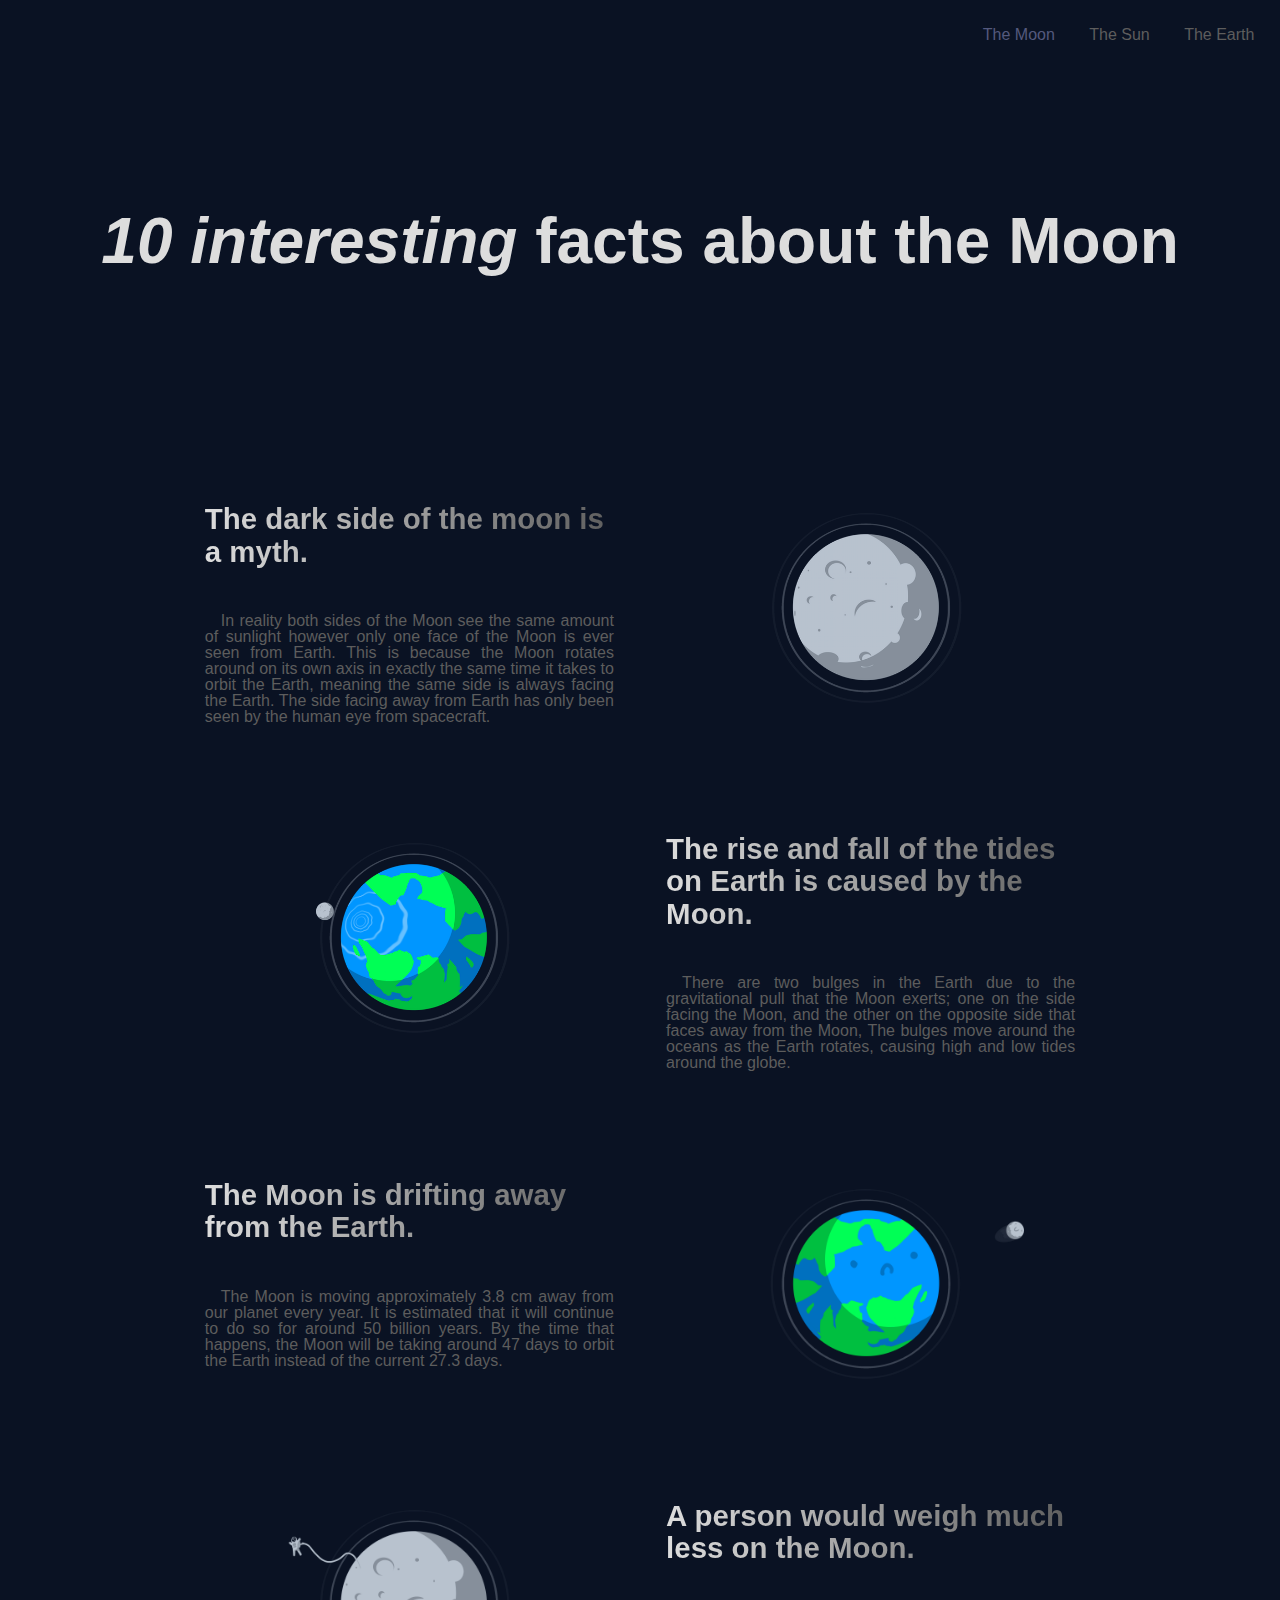
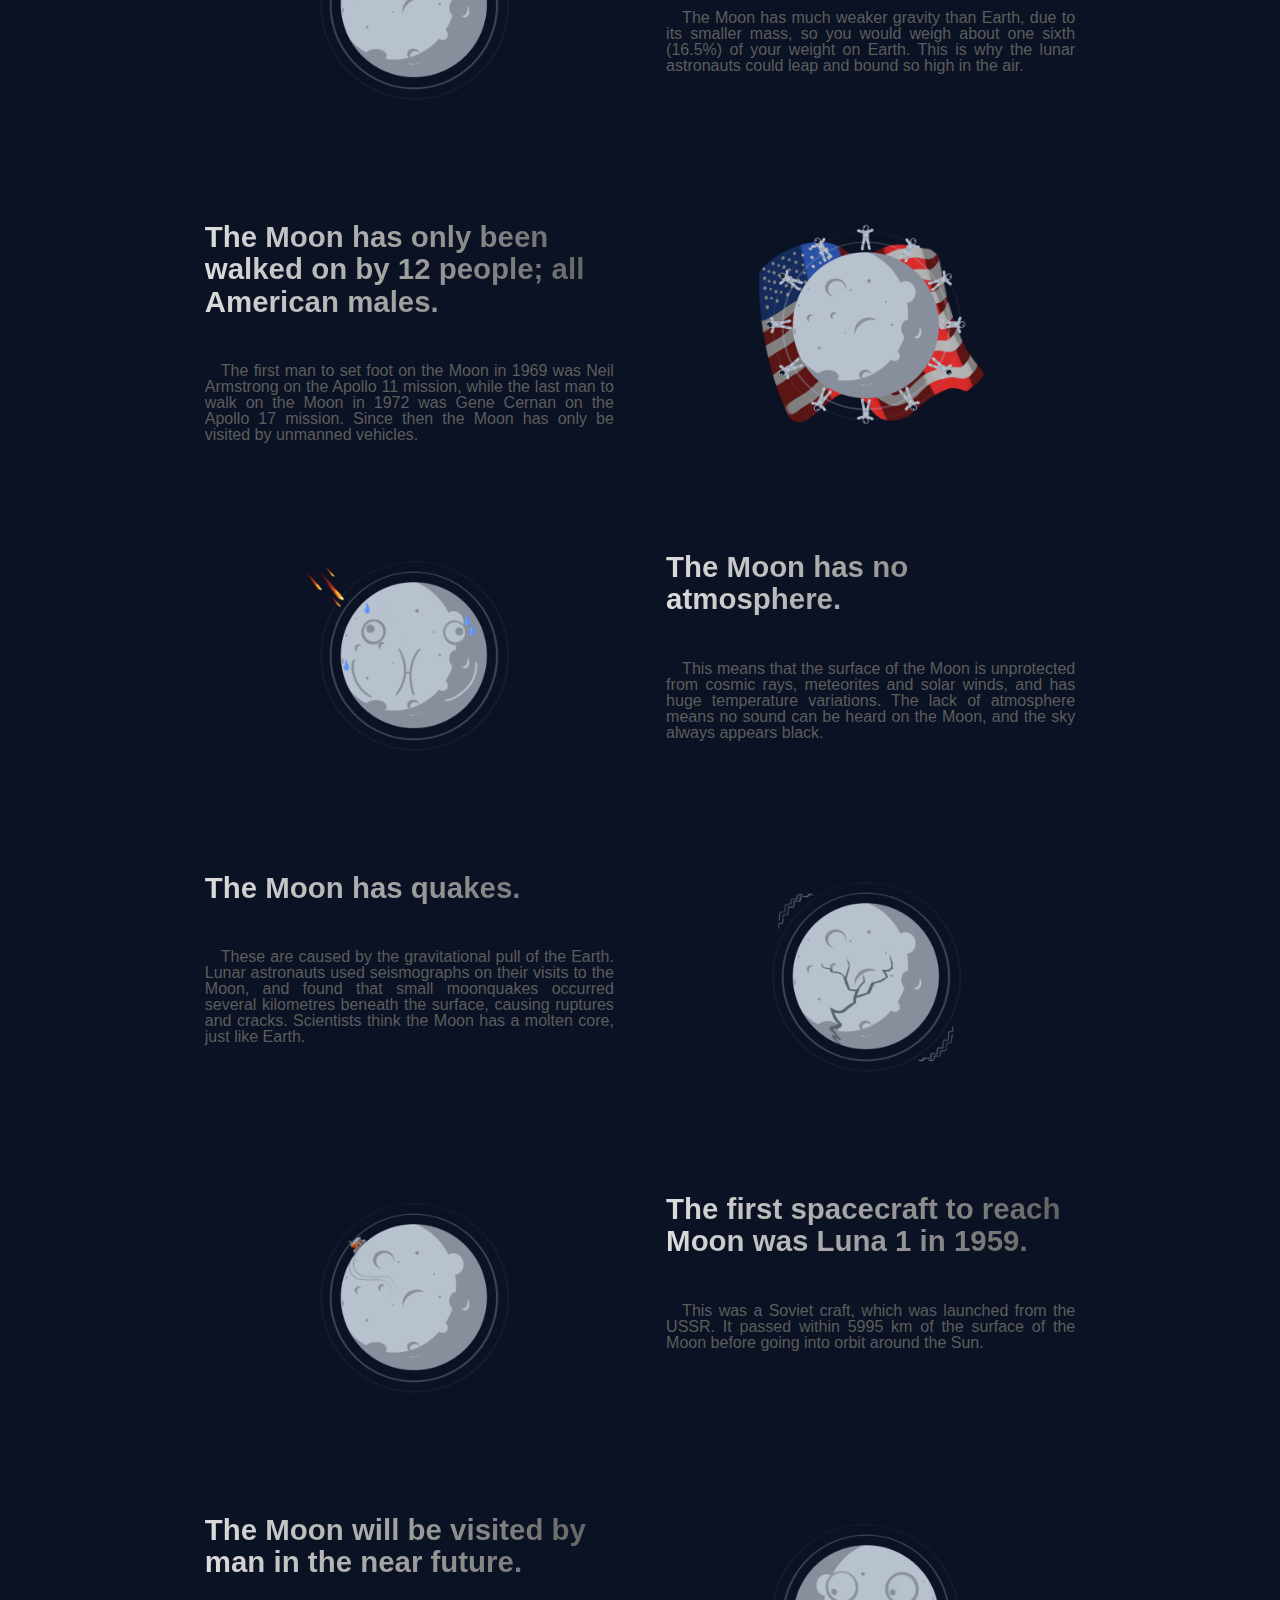
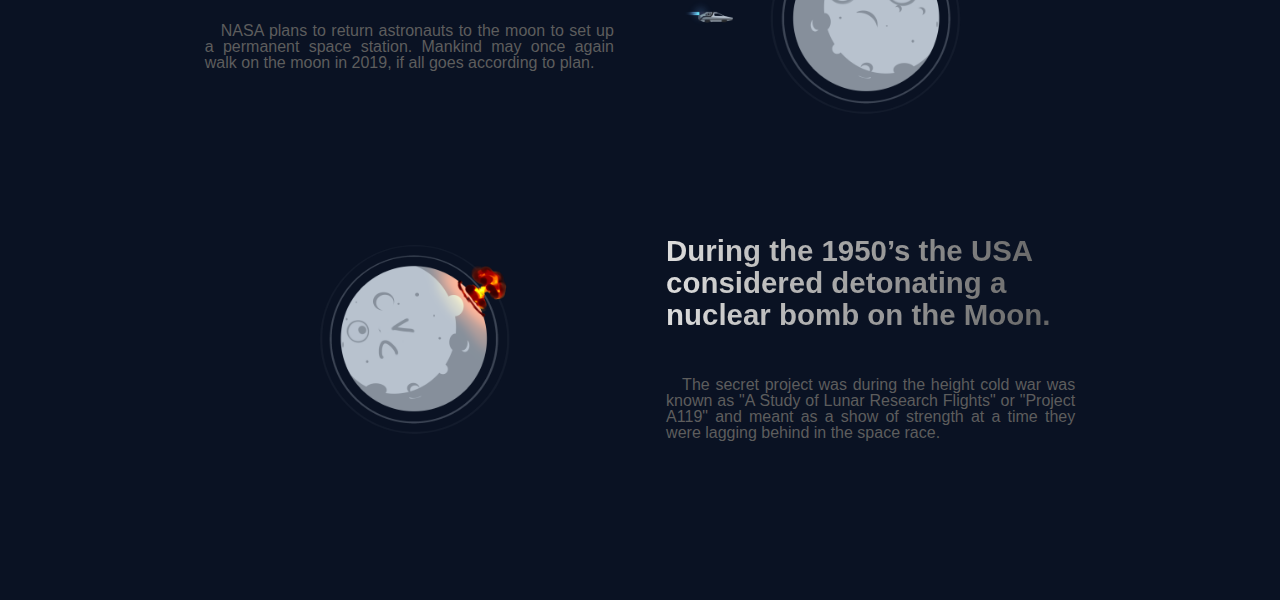
<file: FE_9_5_homework_responsive/homework/src/index.html>
<!DOCTYPE html>
<html lang="en">
<head>
  <meta charset="UTF-8">
  <meta name="viewport" content="width=device-width, initial-scale=1.0">
  <meta http-equiv="X-UA-Compatible" content="ie=edge">
  <link rel="stylesheet" href="styles.css">
  <title>Responsive</title>
</head>
<body>
  <!-- Your code goes here -->
  <header id="mainHeader">
    <nav>
      <ul class="navList">
        <li><a href="#moon" class="liItem active" tabindex="1">The Moon</a></li>
        <li><a href="#sun" tabindex="2">The Sun</a></li>
        <li><a href="#earth" tabindex="3">The Earth</a></li>
      </ul>
    </nav>
  </header>

  <main>
    <div class="container">
      <h1 class="article-title"> <i>10 interesting</i> facts about the Moon</h1>
      <div class="info">
        <article class="infoBlocks"> 
          <div class="img-block">
            <img src="../assets/dark-side.png" alt="dark-side of the moon">
          </div>
          <div class="txt-block">
            <h2 class="gradientH">The dark side of the moon is a myth.</h2>
            <p>In reality both sides of the Moon see the same amount of sunlight however only one face of the Moon 
                is ever seen from Earth. This is because the Moon rotates around on its own axis in exactly the 
                same time it takes to orbit the Earth, meaning the same side is always facing the Earth. 
                The side facing away from Earth has only been seen by the human eye from spacecraft.</p>
          </div>
        </article>

        <article class="infoBlocks"> 
            <div class="img-block">
              <img src="../assets/earth-tides.png" alt="earth-tides">
            </div>
            <div class="txt-block">
              <h2 class="gradientH">The rise and fall of the tides on Earth is caused by the Moon.</h2>
              <p>There are two bulges in the Earth due to the gravitational pull that the Moon exerts; one on the 
                  side facing the Moon, and the other on the opposite side that faces away from the Moon, 
                  The bulges move around the oceans as the Earth rotates, causing high and low tides around the globe.</p>
            </div>
        </article>

        <article class="infoBlocks"> 
            <div class="img-block">
              <img src="../assets/drifting-moon.png" alt="drifting-moon">
            </div>
            <div class="txt-block">
              <h2 class="gradientH">The Moon is drifting away from the Earth.</h2>
              <p>The Moon is moving approximately 3.8 cm away from our planet every year. It is estimated that it will 
                  continue to do so for around 50 billion years. By the time that happens, the Moon will be taking 
                  around 47 days to orbit the Earth instead of the current 27.3 days.</p>
            </div>
        </article>

        <article class="infoBlocks"> 
            <div class="img-block">
              <img src="../assets/less-weight-on-the-moon.png" alt="less-weight-on-the-moon">
            </div>
            <div class="txt-block">
              <h2 class="gradientH">A person would weigh much less on the Moon.</h2>
              <p>The Moon has much weaker gravity than Earth, due to its smaller mass, so you would weigh about one sixth 
                  (16.5%) of your weight on Earth. This is why the lunar astronauts could leap and bound so high in the air.</p>
            </div>
        </article>

        <article class="infoBlocks"> 
            <div class="img-block">
              <img src="../assets/12-americans.png" alt="12-americans">
            </div>
            <div class="txt-block">
              <h2 class="gradientH">The Moon has only been walked on by 12 people; all American males.</h2>
              <p>The first man to set foot on the Moon in 1969 was Neil Armstrong on the Apollo 11 mission, while the last 
                  man to walk on the Moon in 1972 was Gene Cernan on the Apollo 17 mission. Since then the Moon has only be 
                  visited by unmanned vehicles.</p>
            </div>
        </article>

        <article class="infoBlocks"> 
            <div class="img-block">
              <img src="../assets/no-atmosphere.png" alt="no-atmosphere">
            </div>
            <div class="txt-block">
              <h2 class="gradientH">The Moon has no atmosphere.</h2>
              <p>This means that the surface of the Moon is unprotected from cosmic rays, meteorites and solar winds, and has 
                  huge temperature variations. The lack of atmosphere means no sound can be heard on the Moon, and the sky 
                  always appears black.</p>
            </div>
        </article>

        <article class="infoBlocks"> 
            <div class="img-block">
              <img src="../assets/moon-quakes.png" alt="moon-quakes">
            </div>
            <div class="txt-block">
              <h2 class="gradientH">The Moon has quakes.</h2>
              <p>These are caused by the gravitational pull of the Earth. Lunar astronauts used seismographs on their visits 
                  to the Moon, and found that small moonquakes occurred several kilometres beneath the surface, causing ruptures 
                  and cracks. Scientists think the Moon has a molten core, just like Earth.</p>
            </div>
        </article>

        <article class="infoBlocks"> 
            <div class="img-block">
              <img src="../assets/spacecraft.png" alt="drifting-moon">
            </div>
            <div class="txt-block">
              <h2 class="gradientH">The first spacecraft to reach Moon was Luna 1 in 1959.</h2>
              <p>This was a Soviet craft, which was launched from the USSR. It passed within 5995 km of the surface of the Moon 
                  before going into orbit around the Sun.</p>
            </div>
        </article>

        <article class="infoBlocks"> 
            <div class="img-block">
              <img src="../assets/moon-station.png" alt="drifting-moon">
            </div>
            <div class="txt-block">
              <h2 class="gradientH">The Moon will be visited by man in the near future.</h2>
              <p>NASA plans to return astronauts to the moon to set up a permanent space station. Mankind may once again walk on 
                  the moon in 2019, if all goes according to plan.</p>
            </div>
        </article>

        <article class="infoBlocks"> 
            <div class="img-block">
              <img src="../assets/nuclear-bomb.png" alt="drifting-moon">
            </div>
            <div class="txt-block">
              <h2 class="gradientH">During the 1950’s the USA considered detonating a nuclear bomb on the Moon.</h2>
              <p> The secret project was during the height cold war was known as "A Study of Lunar Research Flights" or "Project 
                  A119" and meant as a show of strength at a time they were lagging behind in the space race.</p>
            </div>
        </article>
      </div>
    </div>  
  </main>
  <a href="#mainHeader" class="backToHeader" tabindex="4">Up</a>

</body>
</html>
</file>
<file: style.css>
html, body, div, span, applet, object, iframe,
h1, h2, h3, h4, h5, h6, p, blockquote, pre,
a, abbr, acronym, address, big, cite, code,
del, dfn, em, font, img, ins, kbd, q, s, samp,
small, strike, strong, sub, sup, tt, var,
b, u, i, center,
dl, dt, dd, ol, ul, li,
fieldset, form, label, legend,
table, caption, tbody, tfoot, thead, tr, th, td{background:transparent;border:0;margin:0;padding:0;vertical-align:baseline;}body{line-height:1;}h1, h2, h3, h4, h5, h6{clear:both;font-weight:normal;}ol, ul{list-style:none;}blockquote{quotes:none;}blockquote:before, blockquote:after{content:'';content:none;}del{text-decoration:line-through;}table{border-collapse:collapse;border-spacing:0;}a img{border:none;}#container{float:left;margin:0 -240px 0 0;width:100%;}#primary,
#secondary{float:right;overflow:hidden;width:220px;}#secondary{clear:right;}#footer{clear:both;width:100%;}.one-column #content{margin:0 auto;width:640px;}.single-attachment #content{margin:0 auto;width:900px;}body,
input,
textarea,
.page-title span,
.pingback a.url{font-family:Georgia, "Bitstream Charter", serif;}h3#comments-title,
h3#reply-title,
#access .menu,
#access div.menu ul,
#cancel-comment-reply-link,
.form-allowed-tags,
#site-info,
#site-title,
#wp-calendar,
.comment-meta,
.comment-body tr th,
.comment-body thead th,
.entry-content label,
.entry-content tr th,
.entry-content thead th,
.entry-meta,
.entry-title,
.entry-utility,
#respond label,
.navigation,
.page-title,
.pingback p,
.reply,
.widget-title,
.wp-caption-text{font-family:"Helvetica Neue", Arial, Helvetica, "Nimbus Sans L", sans-serif;}input[type="submit"]{font-family:"Helvetica Neue", Arial, Helvetica, "Nimbus Sans L", sans-serif;}pre{font-family:"Courier 10 Pitch", Courier, monospace;}code{font-family:Monaco, Consolas, "Andale Mono", "DejaVu Sans Mono", monospace;}#access .menu-header,
div.menu,
#colophon,
#branding,
#main,
#wrapper{margin:0 auto;width:940px;}#wrapper{background:#fff;margin-top:20px;padding:0 20px;}#footer-widget-area{overflow:hidden;}#footer-widget-area .widget-area{float:left;margin-right:20px;width:220px;}#footer-widget-area #fourth{margin-right:0;}#site-info{float:left;font-size:14px;font-weight:bold;width:700px;}#site-generator{float:right;width:220px;}body{background:#f1f1f1;}body,
input,
textarea{color:#666;font-size:12px;line-height:18px;}hr{background-color:#e7e7e7;border:0;clear:both;height:1px;margin-bottom:18px;}p{margin-bottom:18px;}ul{list-style:square;margin:0 0 18px 1.5em;}ol{list-style:decimal;margin:0 0 18px 1.5em;}ol ol{list-style:upper-alpha;}ol ol ol{list-style:lower-roman;}ol ol ol ol{list-style:lower-alpha;}ul ul,
ol ol,
ul ol,
ol ul{margin-bottom:0;}dl{margin:0 0 24px 0;}dt{font-weight:bold;}dd{margin-bottom:18px;}strong{font-weight:bold;}cite,
em,
i{font-style:italic;}big{font-size:131.25%;}ins{background:#ffc;text-decoration:none;}blockquote{font-style:italic;padding:0 3em;}blockquote cite,
blockquote em,
blockquote i{font-style:normal;}pre{background:#f7f7f7;color:#222;line-height:18px;margin-bottom:18px;overflow:auto;padding:1.5em;}abbr,
acronym{border-bottom:1px dotted #666;cursor:help;}sup,
sub{height:0;line-height:1;position:relative;vertical-align:baseline;}sup{bottom:1ex;}sub{top:.5ex;}small{font-size:smaller;}input[type="text"],
input[type="password"],
input[type="email"],
input[type="url"],
input[type="number"],
textarea{background:#f9f9f9;border:1px solid #ccc;box-shadow:inset 1px 1px 1px rgba(0,0,0,0.1);-moz-box-shadow:inset 1px 1px 1px rgba(0,0,0,0.1);-webkit-box-shadow:inset 1px 1px 1px rgba(0,0,0,0.1);padding:2px;}a:link{color:#0066cc;}a:visited{color:#743399;}a:active,
a:hover{color:#ff4b33;}.screen-reader-text{clip:rect(1px, 1px, 1px, 1px);overflow:hidden;position:absolute !important;height:1px;width:1px;}#header{padding:30px 0 0 0;}#site-title{float:left;font-size:30px;line-height:36px;margin:0 0 18px 0;width:700px;}#site-title a{color:#000;font-weight:bold;text-decoration:none;}#site-description{color:#000;clear:right;float:right;font-style:italic;margin:15px 0 18px 0;opacity:.65;width:220px;}#branding img{border-top:4px solid #000;border-bottom:1px solid #000;display:block;float:left;}#access{background:#000;display:block;float:left;margin:0 auto;width:940px;}#access .menu-header,
div.menu{font-size:13px;margin-left:12px;width:928px;}#access .menu-header ul,
div.menu ul{list-style:none;margin:0;}#access .menu-header li,
div.menu li{float:left;position:relative;}#access a{color:#aaa;display:block;line-height:38px;padding:0 10px;text-decoration:none;}#access ul ul{box-shadow:0px 3px 3px rgba(0,0,0,0.2);-moz-box-shadow:0px 3px 3px rgba(0,0,0,0.2);-webkit-box-shadow:0px 3px 3px rgba(0,0,0,0.2);display:none;position:absolute;top:38px;left:0;float:left;width:180px;z-index:99999;}#access ul ul li{min-width:180px;}#access ul ul ul{left:100%;top:0;}#access ul ul a{background:#333;line-height:1em;padding:10px;width:160px;height:auto;}#access li:hover > a,
#access ul ul:hover > a{background:#333;color:#fff;}#access ul li:hover > ul{display:block;}#access ul li.current_page_item > a,
#access ul li.current_page_ancestor > a,
#access ul li.current-menu-ancestor > a,
#access ul li.current-menu-item > a,
#access ul li.current-menu-parent > a{color:#fff;}* html #access ul li.current_page_item a,
* html #access ul li.current_page_ancestor a,
* html #access ul li.current-menu-ancestor a,
* html #access ul li.current-menu-item a,
* html #access ul li.current-menu-parent a,
* html #access ul li a:hover{color:#fff;}#main{clear:both;overflow:hidden;padding:40px 0 0 0;}#content{margin-bottom:36px;}#content,
#content input,
#content textarea{color:#333;font-size:16px;line-height:24px;}#content p,
#content ul,
#content ol,
#content dd,
#content pre,
#content hr{margin-bottom:24px;}#content ul ul,
#content ol ol,
#content ul ol,
#content ol ul{margin-bottom:0;}#content pre,
#content kbd,
#content tt,
#content var{font-size:15px;line-height:21px;}#content code{font-size:13px;}#content dt,
#content th{color:#000;}#content h1,
#content h2,
#content h3,
#content h4,
#content h5,
#content h6{color:#000;line-height:1.5em;margin:0 0 20px 0;}#content table{border:1px solid #e7e7e7;margin:0 -1px 24px 0;text-align:left;width:100%;}#content tr th,
#content thead th{color:#777;font-size:12px;font-weight:bold;line-height:18px;padding:9px 24px;border-right: 1px solid #e7e7e7;}#content tr td{border-top:1px solid #e7e7e7;padding:6px 24px;border-right: 1px solid #e7e7e7;}#content tr.odd td{background:#f2f7fc;}.hentry{margin:0 0 48px 0;}.home .sticky{background:#f2f7fc;border-top:4px solid #000;margin-left:-20px;margin-right:-20px;padding:18px 20px;}.single .hentry{margin:0 0 36px 0;}.page-title{color:#000;font-size:14px;font-weight:bold;margin:0 0 36px 0;}.page-title span{color:#333;font-size:16px;font-style:italic;font-weight:normal;}.page-title a:link,
.page-title a:visited{color:#777;text-decoration:none;}.page-title a:active,
.page-title a:hover{color:#ff4b33;}#content .entry-title{color:#000;font-size:21px;font-weight:bold;line-height:1.3em;margin-bottom:0;}.entry-title a:link,
.entry-title a:visited{color:#000;text-decoration:none;}.entry-title a:active,
.entry-title a:hover{color:#ff4b33;}.entry-meta{color:#777;font-size:12px;}.entry-meta abbr,
.entry-utility abbr{border:none;}.entry-meta abbr:hover,
.entry-utility abbr:hover{border-bottom:1px dotted #666;}.single-author .by-author{position:absolute !important;clip:rect(1px 1px 1px 1px);clip:rect(1px, 1px, 1px, 1px);}.entry-content,
.entry-summary{clear:both;padding:12px 0 0 0;}.entry-content .more-link{white-space:nowrap;}#content .entry-summary p:last-child{margin-bottom:12px;}.entry-content fieldset{border:1px solid #e7e7e7;margin:0 0 24px 0;padding:24px;}.entry-content fieldset legend{background:#fff;color:#000;font-weight:bold;padding:0 24px;}.entry-content input{margin:0 0 24px 0;}.entry-content input.file,
.entry-content input.button{margin-right:24px;}.entry-content label{color:#777;font-size:12px;}.entry-content select{margin:0 0 24px 0;}.entry-content sup,
.entry-content sub{font-size:10px;}.entry-content blockquote.left{float:left;margin-left:0;margin-right:24px;text-align:right;width:33%;}.entry-content blockquote.right{float:right;margin-left:24px;margin-right:0;text-align:left;width:33%;}.page-link{clear:both;color:#000;font-weight:bold;line-height:48px;word-spacing:0.5em;}.page-link a:link,
.page-link a:visited{background:#f1f1f1;color:#333;font-weight:normal;padding:0.5em 0.75em;text-decoration:none;}.home .sticky .page-link a{background:#d9e8f7;}.page-link a:active,
.page-link a:hover{color:#ff4b33;}body.page .edit-link{clear:both;display:block;}#entry-author-info{background:#f2f7fc;border-top:4px solid #000;clear:both;font-size:14px;line-height:20px;margin:24px 0;overflow:hidden;padding:18px 20px;}#entry-author-info #author-avatar{background:#fff;border:1px solid #e7e7e7;float:left;height:60px;margin:0 -104px 0 0;padding:11px;}#entry-author-info #author-description{float:left;margin:0 0 0 104px;}#entry-author-info h2{color:#000;font-size:100%;font-weight:bold;margin-bottom:0;}.entry-utility{clear:both;color:#777;font-size:12px;line-height:18px;}.entry-meta a,
.entry-utility a{color:#777;}.entry-meta a:hover,
.entry-utility a:hover{color:#ff4b33;}#content .video-player{padding:0;}.format-standard .wp-video,
.format-standard .wp-audio-shortcode,
.format-audio .wp-audio-shortcode,
.format-standard .video-player{margin-bottom:24px;}.home #content .format-aside p,
.home #content .category-asides p{font-size:14px;line-height:20px;margin-bottom:10px;margin-top:0;}.format-gallery .size-thumbnail img,
.category-gallery .size-thumbnail img{border:10px solid #f1f1f1;margin-bottom:0;}.format-gallery .gallery-thumb,
.category-gallery .gallery-thumb{float:left;margin-right:20px;margin-top:-4px;}.home #content .format-gallery .entry-utility,
.home #content .category-gallery .entry-utility{padding-top:4px;}.attachment .entry-content .entry-caption{font-size:140%;margin-top:24px;}.attachment .entry-content .nav-previous a:before{content:'\2190\00a0';}.attachment .entry-content .nav-next a:after{content:'\00a0\2192';}#content img.size-auto,
#content img.size-full,
#content img.size-large,
#content img.size-medium,
#content .entry-attachment img,
#content .widget-container img{max-width:100%;height:auto;}#ie8 #content img.size-auto,
#ie8 #content img.size-full,
#ie8 #content img.size-large,
#ie8 #content img.size-medium,
#ie8 #content .entry-attachment img{width:auto;}.alignleft,
img.alignleft{display:inline;float:left;margin-right:24px;margin-top:4px;}.alignright,
img.alignright{display:inline;float:right;margin-left:24px;margin-top:4px;}.aligncenter,
img.aligncenter{clear:both;display:block;margin-left:auto;margin-right:auto;}img.alignleft,
img.alignright,
img.aligncenter{margin-bottom:12px;}.wp-caption{background:#f1f1f1;line-height:18px;margin-bottom:20px;max-width:100%;padding:4px;text-align:center;}.wp-caption img{margin:5px 5px 0;max-width:622px;}.wp-caption p.wp-caption-text{color:#777;font-size:12px;margin:5px;}.wp-smiley{margin:0;}.gallery{margin:0 auto 18px;}.gallery .gallery-item{float:left;margin-top:0;text-align:center;}.gallery-columns-1 .gallery-item{width:100%;}.gallery-columns-2 .gallery-item{width:50%;}.gallery-columns-3 .gallery-item{width:33%;}.gallery-columns-4 .gallery-item{width:25%;}.gallery-columns-5 .gallery-item{width:20%;}.gallery-columns-6 .gallery-item{width:16%;}.gallery-columns-7 .gallery-item{width:14%;}.gallery-columns-8 .gallery-item{width:12%;}.gallery-columns-9 .gallery-item{width:11%;}.gallery-columns-1 img{max-width:620px;}.gallery-columns-2 img{max-width:288px;}.gallery-columns-3 img{max-width:177px;}.gallery-columns-4 img{max-width:122px;}.gallery-columns-5 img{max-width:88px;}.gallery-columns-6 img{max-width:66px;}.gallery-columns-7 img{max-width:50px;}.gallery-columns-8 img{max-width:39px;}.gallery-columns-9 img{max-width:29px;}.gallery-item img{height:auto;}.gallery-columns-2 .attachment-medium{max-width:92%;height:auto;}.gallery-columns-4 .attachment-thumbnail{max-width:84%;height:auto;}.gallery .gallery-caption{color:#777;font-size:12px;margin:0 0 12px;}.gallery dl{margin:0;}.gallery img{border:10px solid #f1f1f1;}.gallery br+br{display:none;}#content .entry-attachment img{display:block;margin:0 auto;}.navigation{color:#777;font-size:12px;line-height:18px;overflow:hidden;}.navigation a:link,
.navigation a:visited{color:#777;text-decoration:none;}.navigation a:active,
.navigation a:hover{color:#ff4b33;}.nav-previous{float:left;width:50%;}.nav-next{float:right;text-align:right;width:50%;}#nav-above{margin:0 0 18px 0;}#nav-above{display:none;}.paged #nav-above,
.single #nav-above{display:block;}#nav-below{margin:-18px 0 0 0;}#comments{clear:both;}#comments .navigation{padding:0 0 18px 0;}h3#comments-title,
h3#reply-title{color:#000;font-size:20px;font-weight:bold;margin-bottom:0;}h3#comments-title{padding:24px 0;}.commentlist{list-style:none;margin:0;}.commentlist li.comment{border-bottom:1px solid #e7e7e7;line-height:24px;margin:0 0 24px 0;padding:0 0 0 56px;position:relative;}.commentlist li:last-child{border-bottom:none;margin-bottom:0;}#comments .comment-body ul,
#comments .comment-body ol{margin-bottom:18px;}#comments .comment-body p:last-child{margin-bottom:6px;}#comments .comment-body blockquote p:last-child{margin-bottom:24px;}.commentlist ol{list-style:decimal;}.commentlist .avatar{position:absolute;top:4px;left:0;}.comment-author{}.comment-author cite{color:#000;font-style:normal;font-weight:bold;}.comment-author .says{font-style:italic;}.comment-meta{font-size:12px;margin:0 0 18px 0;}.comment-meta a:link,
.comment-meta a:visited{color:#777;text-decoration:none;}.comment-meta a:active,
.comment-meta a:hover{color:#ff4b33;}.commentlist .even{}.commentlist .bypostauthor{}.commentlist .bypostauthor > div{background:#f2f7fc;border-top:4px solid #000;margin-bottom:10px;padding:10px 0 0 20px;}.reply{font-size:12px;padding:0 0 24px 0;}.reply a,
a.comment-edit-link{color:#777;}.reply a:hover,
a.comment-edit-link:hover{color:#ff4b33;}.commentlist .children{list-style:none;margin:0;}.commentlist .children li{border:none;margin:0;}.nopassword,
.nocomments{display:none;}#comments .pingback{border-bottom:1px solid #e7e7e7;margin-bottom:18px;padding-bottom:18px;}.commentlist li.comment+li.pingback{margin-top:-6px;}#comments .pingback p{color:#777;display:block;font-size:12px;line-height:18px;margin:0;}#comments .pingback .url{font-size:13px;font-style:italic;}input[type="submit"]{color:#333;}#respond{border-top:1px solid #e7e7e7;margin:24px 0;overflow:hidden;position:relative;}#respond p{margin:0;}#respond .comment-notes{margin-bottom:1em;}.form-allowed-tags{line-height:1em;}.children #respond{margin:0 48px 0 0;}h3#reply-title{margin:18px 0;}#comments-list #respond{margin:0 0 18px 0;}#comments-list ul #respond{margin:0;}#cancel-comment-reply-link{font-size:12px;font-weight:normal;line-height:18px;}#respond .required{color:#ff4b33;font-weight:bold;}#respond label{color:#777;font-size:12px;}#respond input{margin:0 0 9px;width:98%;}#respond textarea{width:98%;}#respond .form-allowed-tags{color:#777;font-size:12px;line-height:18px;}#respond .form-allowed-tags code{font-size:11px;}#respond .form-submit{margin:12px 0;}#respond .form-submit input{font-size:14px;width:auto;}.widget-area ul{list-style:none;margin-left:0;}.widget-area ul ul{list-style:square;margin-left:1.3em;}.widget-area select{max-width:100%;}.widget_search #s{width:60%;}.widget_search label{display:none;}.widget-container{word-wrap:break-word;-webkit-hyphens:auto;-moz-hyphens:auto;hyphens:auto;margin:0 0 18px 0;}.widget-container .wp-caption img{margin:auto;}.widget-container.widget_image .wp-caption{width:auto;}.widget-container.widget_image .wp-caption img{margin-left:-8px;}.widget-title{color:#222;font-size:14px;font-weight:bold;}.widget-area a:link,
.widget-area a:visited{text-decoration:none;}.widget-area a:active,
.widget-area a:hover{text-decoration:underline;}.widget-area .entry-meta{font-size:11px;}#wp_tag_cloud div{line-height:1.6em;}#wp-calendar{width:100%;}#wp-calendar caption{color:#222;font-size:14px;font-weight:bold;padding-bottom:4px;text-align:left;}#wp-calendar thead{font-size:11px;}#wp-calendar thead th{}#wp-calendar tbody{color:#aaa;}#wp-calendar tbody td{background:#f5f5f5;border:1px solid #fff;padding:3px 0 2px;text-align:center;}#wp-calendar tbody .pad{background:none;}#wp-calendar tfoot #next{text-align:right;}.widget_rss a.rsswidget{color:#000;}.widget_rss a.rsswidget:hover{color:#ff4b33;}.widget_rss .widget-title img{width:11px;height:11px;}#main .widget-area ul{margin-left:0;padding:0 20px 0 0;}#main .widget-area ul ul{border:none;margin-left:1.3em;padding:0;}#primary{}#secondary{}#footer-widget-area{}#main .widget-container.music-player ul{margin:0;}#footer{margin-bottom:20px;}#colophon{border-top:4px solid #000;margin-top:-4px;overflow:hidden;padding:18px 0;}#site-info{font-weight:bold;}#site-info a{color:#000;text-decoration:none;}#site-generator{font-style:italic;position:relative;}#site-generator a{background:url(images/wordpress.png) center left no-repeat;color:#666;display:inline-block;line-height:16px;padding-left:20px;text-decoration:none;}#site-generator a:hover{text-decoration:underline;}img#wpstats{display:block;margin:0 auto 10px;}pre{-webkit-text-size-adjust:140%;}code{-webkit-text-size-adjust:160%;}#access,
.entry-meta,
.entry-utility,
.navigation,
.widget-area{-webkit-text-size-adjust:120%;}#site-description{-webkit-text-size-adjust:none;}@media print{body{background:none !important;}#wrapper{clear:both !important;display:block !important;float:none !important;position:relative !important;}#header{border-bottom:2pt solid #000;padding-bottom:18pt;}#colophon{border-top:2pt solid #000;}#site-title,	#site-description{float:none;line-height:1.4em;margin:0;padding:0;}#site-title{font-size:13pt;}.entry-content{font-size:14pt;line-height:1.6em;}.entry-title{font-size:21pt;}#access,	#branding img,	#respond,	.comment-edit-link,	.edit-link,	.navigation,	.page-link,	.widget-area{display:none !important;}#container,	#header,	#footer{margin:0;width:100%;}#content,	.one-column #content{margin:24pt 0 0;width:100%;}.wp-caption p{font-size:11pt;}#site-info,	#site-generator{float:none;width:auto;}#colophon{width:auto;}img#wpstats{display:none;}#site-generator a{margin:0;padding:0;}#entry-author-info{border:1px solid #e7e7e7;}#main{display:inline;}.home .sticky{border:none;}}
img{width: 140px;vertical-align: middle; display:block; margin:0 auto;margin-left: calc(50% - 50px);margin-bottom: 20px;}nav > a{padding: 10px;color: #0279c1;}nav > a b:hover{color: #00527a;}nav > a:visited{color: #0279c1;}article{padding-left: 10px;}footer{margin-top: 20px;padding: 40px 20px;text-align: center;background: #3333;}
</file>
<file: FE_9_11_homework_dom/homework/assets/material-icons/material-icons.css>
@font-face {
  font-family: 'Material Icons';
  font-style: normal;
  font-weight: 400;
  src: url(MaterialIcons-Regular.eot); /* For IE6-8 */
  src: local('Material Icons'),
       local('MaterialIcons-Regular'),
       url(MaterialIcons-Regular.woff2) format('woff2'),
       url(MaterialIcons-Regular.woff) format('woff'),
       url(MaterialIcons-Regular.ttf) format('truetype');
}

.material-icons {
  font-family: 'Material Icons';
  font-weight: normal;
  font-style: normal;
  font-size: 24px;  /* Preferred icon size */
  display: inline-block;
  line-height: 1;
  text-transform: none;
  letter-spacing: normal;
  word-wrap: normal;
  white-space: nowrap;
  direction: ltr;

  /* Support for all WebKit browsers. */
  -webkit-font-smoothing: antialiased;
  /* Support for Safari and Chrome. */
  text-rendering: optimizeLegibility;

  /* Support for Firefox. */
  -moz-osx-font-smoothing: grayscale;

  /* Support for IE. */
  font-feature-settings: 'liga';
}
</file>
<file: FE_9_11_homework_dom/homework/assets/styles.css>
*{
    padding: 0;
    margin: 0;
    box-sizing: border-box;
    font-family:sans-serif;
}
h1 {
    text-align: center;
    font-weight: normal;
}
header p {
    display: none;
    text-align: center;
}
.container{
    display: flex;
    justify-content: center;
    align-items: center;
}

.catBox {
    width: 45%;
    height: 500px;
    margin-top: 5%;
    padding: 1.5%;
    border: 1.5px solid black;
    display: flex;
    flex-direction: column;
    justify-content: space-between;

}
.addNewEventBox{
    display: flex;
    width: 100%;
    justify-content: space-around;
    align-items: flex-start;
    height: 40px;
    margin-top:10px;
    border-bottom: 2px solid black;
   
}
.addNewEvent{
    width: 85%;
    height: 24px;
    border: 1.5px solid black;
}
button {
    border: 0;
    background: white;
    padding: 0;
    cursor: pointer;
}

.listBoxContainer {
    height: 400px;
    width: 100%;
    padding-top:10px;
    vertical-align: center;
}
.listBox-item {
    list-style-type: none;
    font-weight: bold;
    width: 100%;
    display: flex;
    align-items: center;
    margin-bottom: 5px;
}

footer {
    display: flex;
   justify-content: center;
}

footer img {
    width: 60px;
    height: 60px;
}
.deleteIconBtn {
    margin-left: auto;
}
</file>
<file: FE_9_12_homework_bom/homework/assets/styles.css>
* {
    margin: 0;
    padding: 0;
    box-sizing: border-box;
  }
  
  .addPage {
    display: flex;
    flex-direction: column;
    justify-content: center;
    align-items: center;
    height: 100%;
    margin: 100px auto;  
    width: 400px;
    padding: 10px;
  }
  .hideBlock {
    display: none;
  }
  
  
h1 {
    text-align: center;
    font-weight: normal;
}
#root {
    display: flex;
    justify-content: center;
}
.startBlock {
    width: 45%;
    height: 500px;
    margin-top: 5%;
    padding: 1.5%;
    display: flex;
    flex-direction: column;
    justify-content: space-between;
}

.addNewEventBox{
    display: flex;
    width: 100%;
    justify-content: space-around;
    align-items: flex-start;
    height: 40px;
    margin-top:10px;
    margin-bottom: 15px;
   
}
.addNewEvent{
    width: 85%;
    height: 24px;
    border: 1.5px solid black;
}
button {
    font-size: 1.3em;
    border: 2px solid black;
    background: white;
    padding: 2px;
    margin-top: 15px;
    cursor: pointer;
}

.listBoxContainer {
    height: 400px;
    width: 100%;
    vertical-align: center;
}
.listBoxContainer button {
    border: 0;
    background: white;
    padding: 0;
    margin-bottom: 7px;
    cursor: pointer;
}
.listBox-item {
    list-style-type: none;
    font-size: 1.5em;
    width: 100%;
    display: flex;
    align-items: center;
    height: 25px;
    margin-bottom: 20px;
}

.deleteIconBtn {
    margin-left: auto;
}
.checkIconBtn,
.deleteIconBtn {
    padding: 0;
    height: 36px;
}
.container {
    display: flex;
    width: 323px;
    justify-content: space-between;
}
.cancelBtn, .addBtn {
    width: 160px;
}
.todoHead {
    margin-bottom: 30px;
    font-size: 2em;
    font-weight: bold;
}
</file>
<file: FE_9_1_homework_ html-basics/homework/style.css>
html, body, div, span, applet, object, iframe,
h1, h2, h3, h4, h5, h6, p, blockquote, pre,
a, abbr, acronym, address, big, cite, code,
del, dfn, em, font, img, ins, kbd, q, s, samp,
small, strike, strong, sub, sup, tt, var,
b, u, i, center,
dl, dt, dd, ol, ul, li,
fieldset, form, label, legend,
table, caption, tbody, tfoot, thead, tr, th, td{background:transparent;border:0;margin:0;padding:0;vertical-align:baseline;}body{line-height:1;}h1, h2, h3, h4, h5, h6{clear:both;font-weight:normal;}ol, ul{list-style:none;}blockquote{quotes:none;}blockquote:before, blockquote:after{content:'';content:none;}del{text-decoration:line-through;}table{border-collapse:collapse;border-spacing:0;}a img{border:none;}#container{float:left;margin:0 -240px 0 0;width:100%;}#primary,
#secondary{float:right;overflow:hidden;width:220px;}#secondary{clear:right;}#footer{clear:both;width:100%;}.one-column #content{margin:0 auto;width:640px;}.single-attachment #content{margin:0 auto;width:900px;}body,
input,
textarea,
.page-title span,
.pingback a.url{font-family:Georgia, "Bitstream Charter", serif;}h3#comments-title,
h3#reply-title,
#access .menu,
#access div.menu ul,
#cancel-comment-reply-link,
.form-allowed-tags,
#site-info,
#site-title,
#wp-calendar,
.comment-meta,
.comment-body tr th,
.comment-body thead th,
.entry-content label,
.entry-content tr th,
.entry-content thead th,
.entry-meta,
.entry-title,
.entry-utility,
#respond label,
.navigation,
.page-title,
.pingback p,
.reply,
.widget-title,
.wp-caption-text{font-family:"Helvetica Neue", Arial, Helvetica, "Nimbus Sans L", sans-serif;}input[type="submit"]{font-family:"Helvetica Neue", Arial, Helvetica, "Nimbus Sans L", sans-serif;}pre{font-family:"Courier 10 Pitch", Courier, monospace;}code{font-family:Monaco, Consolas, "Andale Mono", "DejaVu Sans Mono", monospace;}#access .menu-header,
div.menu,
#colophon,
#branding,
#main,
#wrapper{margin:0 auto;width:940px;}#wrapper{background:#fff;margin-top:20px;padding:0 20px;}#footer-widget-area{overflow:hidden;}#footer-widget-area .widget-area{float:left;margin-right:20px;width:220px;}#footer-widget-area #fourth{margin-right:0;}#site-info{float:left;font-size:14px;font-weight:bold;width:700px;}#site-generator{float:right;width:220px;}body{background:#f1f1f1;}body,
input,
textarea{color:#666;font-size:12px;line-height:18px;}hr{background-color:#e7e7e7;border:0;clear:both;height:1px;margin-bottom:18px;}p{margin-bottom:18px;}ul{list-style:square;margin:0 0 18px 1.5em;}ol{list-style:decimal;margin:0 0 18px 1.5em;}ol ol{list-style:upper-alpha;}ol ol ol{list-style:lower-roman;}ol ol ol ol{list-style:lower-alpha;}ul ul,
ol ol,
ul ol,
ol ul{margin-bottom:0;}dl{margin:0 0 24px 0;}dt{font-weight:bold;}dd{margin-bottom:18px;}strong{font-weight:bold;}cite,
em,
i{font-style:italic;}big{font-size:131.25%;}ins{background:#ffc;text-decoration:none;}blockquote{font-style:italic;padding:0 3em;}blockquote cite,
blockquote em,
blockquote i{font-style:normal;}pre{background:#f7f7f7;color:#222;line-height:18px;margin-bottom:18px;overflow:auto;padding:1.5em;}abbr,
acronym{border-bottom:1px dotted #666;cursor:help;}sup,
sub{height:0;line-height:1;position:relative;vertical-align:baseline;}sup{bottom:1ex;}sub{top:.5ex;}small{font-size:smaller;}input[type="text"],
input[type="password"],
input[type="email"],
input[type="url"],
input[type="number"],
textarea{background:#f9f9f9;border:1px solid #ccc;box-shadow:inset 1px 1px 1px rgba(0,0,0,0.1);-moz-box-shadow:inset 1px 1px 1px rgba(0,0,0,0.1);-webkit-box-shadow:inset 1px 1px 1px rgba(0,0,0,0.1);padding:2px;}a:link{color:#0066cc;}a:visited{color:#743399;}a:active,
a:hover{color:#ff4b33;}.screen-reader-text{clip:rect(1px, 1px, 1px, 1px);overflow:hidden;position:absolute !important;height:1px;width:1px;}#header{padding:30px 0 0 0;}#site-title{float:left;font-size:30px;line-height:36px;margin:0 0 18px 0;width:700px;}#site-title a{color:#000;font-weight:bold;text-decoration:none;}#site-description{color:#000;clear:right;float:right;font-style:italic;margin:15px 0 18px 0;opacity:.65;width:220px;}#branding img{border-top:4px solid #000;border-bottom:1px solid #000;display:block;float:left;}#access{background:#000;display:block;float:left;margin:0 auto;width:940px;}#access .menu-header,
div.menu{font-size:13px;margin-left:12px;width:928px;}#access .menu-header ul,
div.menu ul{list-style:none;margin:0;}#access .menu-header li,
div.menu li{float:left;position:relative;}#access a{color:#aaa;display:block;line-height:38px;padding:0 10px;text-decoration:none;}#access ul ul{box-shadow:0px 3px 3px rgba(0,0,0,0.2);-moz-box-shadow:0px 3px 3px rgba(0,0,0,0.2);-webkit-box-shadow:0px 3px 3px rgba(0,0,0,0.2);display:none;position:absolute;top:38px;left:0;float:left;width:180px;z-index:99999;}#access ul ul li{min-width:180px;}#access ul ul ul{left:100%;top:0;}#access ul ul a{background:#333;line-height:1em;padding:10px;width:160px;height:auto;}#access li:hover > a,
#access ul ul:hover > a{background:#333;color:#fff;}#access ul li:hover > ul{display:block;}#access ul li.current_page_item > a,
#access ul li.current_page_ancestor > a,
#access ul li.current-menu-ancestor > a,
#access ul li.current-menu-item > a,
#access ul li.current-menu-parent > a{color:#fff;}* html #access ul li.current_page_item a,
* html #access ul li.current_page_ancestor a,
* html #access ul li.current-menu-ancestor a,
* html #access ul li.current-menu-item a,
* html #access ul li.current-menu-parent a,
* html #access ul li a:hover{color:#fff;}#main{clear:both;overflow:hidden;padding:40px 0 0 0;}#content{margin-bottom:36px;}#content,
#content input,
#content textarea{color:#333;font-size:16px;line-height:24px;}#content p,
#content ul,
#content ol,
#content dd,
#content pre,
#content hr{margin-bottom:24px;}#content ul ul,
#content ol ol,
#content ul ol,
#content ol ul{margin-bottom:0;}#content pre,
#content kbd,
#content tt,
#content var{font-size:15px;line-height:21px;}#content code{font-size:13px;}#content dt,
#content th{color:#000;}#content h1,
#content h2,
#content h3,
#content h4,
#content h5,
#content h6{color:#000;line-height:1.5em;margin:0 0 20px 0;}#content table{border:1px solid #e7e7e7;margin:0 -1px 24px 0;text-align:left;width:100%;}#content tr th,
#content thead th{color:#777;font-size:12px;font-weight:bold;line-height:18px;padding:9px 24px;border-right: 1px solid #e7e7e7;}#content tr td{border-top:1px solid #e7e7e7;padding:6px 24px;border-right: 1px solid #e7e7e7;}#content tr.odd td{background:#f2f7fc;}.hentry{margin:0 0 48px 0;}.home .sticky{background:#f2f7fc;border-top:4px solid #000;margin-left:-20px;margin-right:-20px;padding:18px 20px;}.single .hentry{margin:0 0 36px 0;}.page-title{color:#000;font-size:14px;font-weight:bold;margin:0 0 36px 0;}.page-title span{color:#333;font-size:16px;font-style:italic;font-weight:normal;}.page-title a:link,
.page-title a:visited{color:#777;text-decoration:none;}.page-title a:active,
.page-title a:hover{color:#ff4b33;}#content .entry-title{color:#000;font-size:21px;font-weight:bold;line-height:1.3em;margin-bottom:0;}.entry-title a:link,
.entry-title a:visited{color:#000;text-decoration:none;}.entry-title a:active,
.entry-title a:hover{color:#ff4b33;}.entry-meta{color:#777;font-size:12px;}.entry-meta abbr,
.entry-utility abbr{border:none;}.entry-meta abbr:hover,
.entry-utility abbr:hover{border-bottom:1px dotted #666;}.single-author .by-author{position:absolute !important;clip:rect(1px 1px 1px 1px);clip:rect(1px, 1px, 1px, 1px);}.entry-content,
.entry-summary{clear:both;padding:12px 0 0 0;}.entry-content .more-link{white-space:nowrap;}#content .entry-summary p:last-child{margin-bottom:12px;}.entry-content fieldset{border:1px solid #e7e7e7;margin:0 0 24px 0;padding:24px;}.entry-content fieldset legend{background:#fff;color:#000;font-weight:bold;padding:0 24px;}.entry-content input{margin:0 0 24px 0;}.entry-content input.file,
.entry-content input.button{margin-right:24px;}.entry-content label{color:#777;font-size:12px;}.entry-content select{margin:0 0 24px 0;}.entry-content sup,
.entry-content sub{font-size:10px;}.entry-content blockquote.left{float:left;margin-left:0;margin-right:24px;text-align:right;width:33%;}.entry-content blockquote.right{float:right;margin-left:24px;margin-right:0;text-align:left;width:33%;}.page-link{clear:both;color:#000;font-weight:bold;line-height:48px;word-spacing:0.5em;}.page-link a:link,
.page-link a:visited{background:#f1f1f1;color:#333;font-weight:normal;padding:0.5em 0.75em;text-decoration:none;}.home .sticky .page-link a{background:#d9e8f7;}.page-link a:active,
.page-link a:hover{color:#ff4b33;}body.page .edit-link{clear:both;display:block;}#entry-author-info{background:#f2f7fc;border-top:4px solid #000;clear:both;font-size:14px;line-height:20px;margin:24px 0;overflow:hidden;padding:18px 20px;}#entry-author-info #author-avatar{background:#fff;border:1px solid #e7e7e7;float:left;height:60px;margin:0 -104px 0 0;padding:11px;}#entry-author-info #author-description{float:left;margin:0 0 0 104px;}#entry-author-info h2{color:#000;font-size:100%;font-weight:bold;margin-bottom:0;}.entry-utility{clear:both;color:#777;font-size:12px;line-height:18px;}.entry-meta a,
.entry-utility a{color:#777;}.entry-meta a:hover,
.entry-utility a:hover{color:#ff4b33;}#content .video-player{padding:0;}.format-standard .wp-video,
.format-standard .wp-audio-shortcode,
.format-audio .wp-audio-shortcode,
.format-standard .video-player{margin-bottom:24px;}.home #content .format-aside p,
.home #content .category-asides p{font-size:14px;line-height:20px;margin-bottom:10px;margin-top:0;}.format-gallery .size-thumbnail img,
.category-gallery .size-thumbnail img{border:10px solid #f1f1f1;margin-bottom:0;}.format-gallery .gallery-thumb,
.category-gallery .gallery-thumb{float:left;margin-right:20px;margin-top:-4px;}.home #content .format-gallery .entry-utility,
.home #content .category-gallery .entry-utility{padding-top:4px;}.attachment .entry-content .entry-caption{font-size:140%;margin-top:24px;}.attachment .entry-content .nav-previous a:before{content:'\2190\00a0';}.attachment .entry-content .nav-next a:after{content:'\00a0\2192';}#content img.size-auto,
#content img.size-full,
#content img.size-large,
#content img.size-medium,
#content .entry-attachment img,
#content .widget-container img{max-width:100%;height:auto;}#ie8 #content img.size-auto,
#ie8 #content img.size-full,
#ie8 #content img.size-large,
#ie8 #content img.size-medium,
#ie8 #content .entry-attachment img{width:auto;}.alignleft,
img.alignleft{display:inline;float:left;margin-right:24px;margin-top:4px;}.alignright,
img.alignright{display:inline;float:right;margin-left:24px;margin-top:4px;}.aligncenter,
img.aligncenter{clear:both;display:block;margin-left:auto;margin-right:auto;}img.alignleft,
img.alignright,
img.aligncenter{margin-bottom:12px;}.wp-caption{background:#f1f1f1;line-height:18px;margin-bottom:20px;max-width:100%;padding:4px;text-align:center;}.wp-caption img{margin:5px 5px 0;max-width:622px;}.wp-caption p.wp-caption-text{color:#777;font-size:12px;margin:5px;}.wp-smiley{margin:0;}.gallery{margin:0 auto 18px;}.gallery .gallery-item{float:left;margin-top:0;text-align:center;}.gallery-columns-1 .gallery-item{width:100%;}.gallery-columns-2 .gallery-item{width:50%;}.gallery-columns-3 .gallery-item{width:33%;}.gallery-columns-4 .gallery-item{width:25%;}.gallery-columns-5 .gallery-item{width:20%;}.gallery-columns-6 .gallery-item{width:16%;}.gallery-columns-7 .gallery-item{width:14%;}.gallery-columns-8 .gallery-item{width:12%;}.gallery-columns-9 .gallery-item{width:11%;}.gallery-columns-1 img{max-width:620px;}.gallery-columns-2 img{max-width:288px;}.gallery-columns-3 img{max-width:177px;}.gallery-columns-4 img{max-width:122px;}.gallery-columns-5 img{max-width:88px;}.gallery-columns-6 img{max-width:66px;}.gallery-columns-7 img{max-width:50px;}.gallery-columns-8 img{max-width:39px;}.gallery-columns-9 img{max-width:29px;}.gallery-item img{height:auto;}.gallery-columns-2 .attachment-medium{max-width:92%;height:auto;}.gallery-columns-4 .attachment-thumbnail{max-width:84%;height:auto;}.gallery .gallery-caption{color:#777;font-size:12px;margin:0 0 12px;}.gallery dl{margin:0;}.gallery img{border:10px solid #f1f1f1;}.gallery br+br{display:none;}#content .entry-attachment img{display:block;margin:0 auto;}.navigation{color:#777;font-size:12px;line-height:18px;overflow:hidden;}.navigation a:link,
.navigation a:visited{color:#777;text-decoration:none;}.navigation a:active,
.navigation a:hover{color:#ff4b33;}.nav-previous{float:left;width:50%;}.nav-next{float:right;text-align:right;width:50%;}#nav-above{margin:0 0 18px 0;}#nav-above{display:none;}.paged #nav-above,
.single #nav-above{display:block;}#nav-below{margin:-18px 0 0 0;}#comments{clear:both;}#comments .navigation{padding:0 0 18px 0;}h3#comments-title,
h3#reply-title{color:#000;font-size:20px;font-weight:bold;margin-bottom:0;}h3#comments-title{padding:24px 0;}.commentlist{list-style:none;margin:0;}.commentlist li.comment{border-bottom:1px solid #e7e7e7;line-height:24px;margin:0 0 24px 0;padding:0 0 0 56px;position:relative;}.commentlist li:last-child{border-bottom:none;margin-bottom:0;}#comments .comment-body ul,
#comments .comment-body ol{margin-bottom:18px;}#comments .comment-body p:last-child{margin-bottom:6px;}#comments .comment-body blockquote p:last-child{margin-bottom:24px;}.commentlist ol{list-style:decimal;}.commentlist .avatar{position:absolute;top:4px;left:0;}.comment-author{}.comment-author cite{color:#000;font-style:normal;font-weight:bold;}.comment-author .says{font-style:italic;}.comment-meta{font-size:12px;margin:0 0 18px 0;}.comment-meta a:link,
.comment-meta a:visited{color:#777;text-decoration:none;}.comment-meta a:active,
.comment-meta a:hover{color:#ff4b33;}.commentlist .even{}.commentlist .bypostauthor{}.commentlist .bypostauthor > div{background:#f2f7fc;border-top:4px solid #000;margin-bottom:10px;padding:10px 0 0 20px;}.reply{font-size:12px;padding:0 0 24px 0;}.reply a,
a.comment-edit-link{color:#777;}.reply a:hover,
a.comment-edit-link:hover{color:#ff4b33;}.commentlist .children{list-style:none;margin:0;}.commentlist .children li{border:none;margin:0;}.nopassword,
.nocomments{display:none;}#comments .pingback{border-bottom:1px solid #e7e7e7;margin-bottom:18px;padding-bottom:18px;}.commentlist li.comment+li.pingback{margin-top:-6px;}#comments .pingback p{color:#777;display:block;font-size:12px;line-height:18px;margin:0;}#comments .pingback .url{font-size:13px;font-style:italic;}input[type="submit"]{color:#333;}#respond{border-top:1px solid #e7e7e7;margin:24px 0;overflow:hidden;position:relative;}#respond p{margin:0;}#respond .comment-notes{margin-bottom:1em;}.form-allowed-tags{line-height:1em;}.children #respond{margin:0 48px 0 0;}h3#reply-title{margin:18px 0;}#comments-list #respond{margin:0 0 18px 0;}#comments-list ul #respond{margin:0;}#cancel-comment-reply-link{font-size:12px;font-weight:normal;line-height:18px;}#respond .required{color:#ff4b33;font-weight:bold;}#respond label{color:#777;font-size:12px;}#respond input{margin:0 0 9px;width:98%;}#respond textarea{width:98%;}#respond .form-allowed-tags{color:#777;font-size:12px;line-height:18px;}#respond .form-allowed-tags code{font-size:11px;}#respond .form-submit{margin:12px 0;}#respond .form-submit input{font-size:14px;width:auto;}.widget-area ul{list-style:none;margin-left:0;}.widget-area ul ul{list-style:square;margin-left:1.3em;}.widget-area select{max-width:100%;}.widget_search #s{width:60%;}.widget_search label{display:none;}.widget-container{word-wrap:break-word;-webkit-hyphens:auto;-moz-hyphens:auto;hyphens:auto;margin:0 0 18px 0;}.widget-container .wp-caption img{margin:auto;}.widget-container.widget_image .wp-caption{width:auto;}.widget-container.widget_image .wp-caption img{margin-left:-8px;}.widget-title{color:#222;font-size:14px;font-weight:bold;}.widget-area a:link,
.widget-area a:visited{text-decoration:none;}.widget-area a:active,
.widget-area a:hover{text-decoration:underline;}.widget-area .entry-meta{font-size:11px;}#wp_tag_cloud div{line-height:1.6em;}#wp-calendar{width:100%;}#wp-calendar caption{color:#222;font-size:14px;font-weight:bold;padding-bottom:4px;text-align:left;}#wp-calendar thead{font-size:11px;}#wp-calendar thead th{}#wp-calendar tbody{color:#aaa;}#wp-calendar tbody td{background:#f5f5f5;border:1px solid #fff;padding:3px 0 2px;text-align:center;}#wp-calendar tbody .pad{background:none;}#wp-calendar tfoot #next{text-align:right;}.widget_rss a.rsswidget{color:#000;}.widget_rss a.rsswidget:hover{color:#ff4b33;}.widget_rss .widget-title img{width:11px;height:11px;}#main .widget-area ul{margin-left:0;padding:0 20px 0 0;}#main .widget-area ul ul{border:none;margin-left:1.3em;padding:0;}#primary{}#secondary{}#footer-widget-area{}#main .widget-container.music-player ul{margin:0;}#footer{margin-bottom:20px;}#colophon{border-top:4px solid #000;margin-top:-4px;overflow:hidden;padding:18px 0;}#site-info{font-weight:bold;}#site-info a{color:#000;text-decoration:none;}#site-generator{font-style:italic;position:relative;}#site-generator a{background:url(images/wordpress.png) center left no-repeat;color:#666;display:inline-block;line-height:16px;padding-left:20px;text-decoration:none;}#site-generator a:hover{text-decoration:underline;}img#wpstats{display:block;margin:0 auto 10px;}pre{-webkit-text-size-adjust:140%;}code{-webkit-text-size-adjust:160%;}#access,
.entry-meta,
.entry-utility,
.navigation,
.widget-area{-webkit-text-size-adjust:120%;}#site-description{-webkit-text-size-adjust:none;}@media print{body{background:none !important;}#wrapper{clear:both !important;display:block !important;float:none !important;position:relative !important;}#header{border-bottom:2pt solid #000;padding-bottom:18pt;}#colophon{border-top:2pt solid #000;}#site-title,	#site-description{float:none;line-height:1.4em;margin:0;padding:0;}#site-title{font-size:13pt;}.entry-content{font-size:14pt;line-height:1.6em;}.entry-title{font-size:21pt;}#access,	#branding img,	#respond,	.comment-edit-link,	.edit-link,	.navigation,	.page-link,	.widget-area{display:none !important;}#container,	#header,	#footer{margin:0;width:100%;}#content,	.one-column #content{margin:24pt 0 0;width:100%;}.wp-caption p{font-size:11pt;}#site-info,	#site-generator{float:none;width:auto;}#colophon{width:auto;}img#wpstats{display:none;}#site-generator a{margin:0;padding:0;}#entry-author-info{border:1px solid #e7e7e7;}#main{display:inline;}.home .sticky{border:none;}}
img{width: 140px;vertical-align: middle; display:block; margin:0 auto;margin-left: calc(50% - 50px);margin-bottom: 20px;}nav > a{padding: 10px;color: #0279c1;}nav > a b:hover{color: #00527a;}nav > a:visited{color: #0279c1;}article{padding-left: 10px;}footer{margin-top: 20px;padding: 40px 20px;text-align: center;background: #3333;}
</file>
<file: FE_9_2_homework_css-basics/homework/css/general.css>
/* 

please don't edit this styles

*/

h2.tm-section-title{color:red}a:focus{color:#666;outline:0}ul{padding:0;margin:0}body{background-color:#f2f2f2;color:#000;font-family:'Open Sans',Helvetica,Arial,sans-serif;font-size:16px;font-weight:300;padding-top:30px;overflow-x:hidden}section:before{position:absolute;z-index:1}.box,.tm-content-box,.tm-main-nav{background-color:#fff}.tm-sidebar{position:fixed;width:360px}.tm-main-nav{font-size:1.6667em;padding-top:15px;padding-bottom:10px;text-align:center}.tm-nav-item{list-style:none;width:100%;padding:15px 30px}.tm-nav-item-link{border:1px solid transparent;color:#666;display:block;padding:10px;width:100%;-webkit-transition:all .3s ease;transition:all .3s ease}.carousel-indicators li,.tm-banner-inner{border:1px solid #999}.flex-2-col,.tm-banner-inner{display:-webkit-box;display:-webkit-flex;display:-ms-flexbox}.tm-nav-item-link.active,.tm-nav-item-link:hover{color:#666;text-decoration:none;border:1px solid #999}.tm-nav-item-link:focus{text-decoration:none}.tm-banner-text,.tm-banner-title,.tm-section-title{color:#666;font-weight:300;margin-top:0}.tm-section-title{margin-bottom:20px}.tm-section-title-box{margin-bottom:0}.tm-banner-title{font-size:3.3em;letter-spacing:2px;text-transform:uppercase}.tm-main-content{margin-left:360px;padding-left:30px}.tm-content-box{margin-bottom:30px}.pad{padding:50px}.tm-banner{height:370px;padding:30px}.tm-banner-inner{height:100%;text-align:center;display:flex;-webkit-box-orient:vertical;-webkit-box-direction:normal;-webkit-flex-direction:column;-ms-flex-direction:column;flex-direction:column;-webkit-box-align:center;-webkit-align-items:center;-ms-flex-align:center;align-items:center;-webkit-box-pack:center;-webkit-justify-content:center;-ms-flex-pack:center;justify-content:center}.tm-banner-text{font-size:1.4em}.flex-2-col{display:flex;-webkit-box-align:center;-webkit-align-items:center;-ms-flex-align:center;align-items:center}.boxes,.tm-box-bg-title{display:-webkit-box;display:-webkit-flex;display:-ms-flexbox}.flex-item{-webkit-box-flex:0 1 auto;-webkit-flex:0 1 auto;-ms-flex:0 1 auto;flex:0 1 auto}.section-description{line-height:1.8;margin-bottom:25px}.section-description:last-child{margin-bottom:0}.tm-team-description-container{max-width:500px}.tm-team-info{display:flex}.box{list-style:none;width:33.3333%;height:auto;border:1px solid silver;border-width:0 1px 1px 0;padding:10px}.box-bg{position:relative}.tm-box-bg-title{position:absolute;top:0;right:0;bottom:0;left:0;display:flex;-webkit-box-align:center;-webkit-align-items:center;-ms-flex-align:center;align-items:center;-webkit-box-pack:center;-webkit-justify-content:center;-ms-flex-pack:center;justify-content:center}.boxes{display:flex;-webkit-flex-wrap:wrap;-ms-flex-wrap:wrap;flex-wrap:wrap}.gallery-container a{cursor:-webkit-zoom-in;cursor:zoom-in}.carousel{position:relative;height:auto;padding:50px 50px 80px;text-align:center}.carousel-indicators{bottom:30px}.carousel-content{color:#000;display:-webkit-box;display:-webkit-flex;display:-ms-flexbox;display:flex;-webkit-box-align:center;-webkit-align-items:center;-ms-flex-align:center;align-items:center}.carousel-indicators .active{background-color:#999}.contact-form{overflow:hidden}.form-control{border-radius:0;font-size:1em}.form-control:focus{border-color:#999;box-shadow:inset 0 1px 1px rgba(0,0,0,.075),0 0 8px rgba(153,153,153,.45)}.form-group{margin-bottom:20px}.form-group-2-col-left{padding-left:0;padding-right:5px}.form-group-2-col-right{padding-right:0;padding-left:5px}.mandatory-field:after{position:absolute;top:0;right:7px}.submit-btn{border-radius:0;background:0;border:1px solid #999;color:#999;float:right;font-size:1.4em;font-weight:300;padding:15px 60px;-webkit-transition:all .3s ease;transition:all .3s ease}.submit-btn:active,.submit-btn:active:focus,.submit-btn:active:hover,.submit-btn:focus,.submit-btn:hover,.submit-btn:visited{background:#999;border:1px solid #999;color:#fff}.tm-footer{color:#666;padding-bottom:15px}
</file>
<file: FE_9_2_homework_css-basics/homework/css/style.css>
#pic1,#pic2,#pic3,#pic4 { border-radius:100px !important; }


.tm-box-bg-title:hover {
	background-color:skyblue;
	color:white;
	opacity: 1;
}

p::first-letter { 
    font-size: 30px;
    color: #76cdd7;
}



#other1 {color:darkgray; font-weight: 500 !important;}
#other2 {color:darkgray; font-weight: 500 !important;}
#other3 {color:darkgray; font-weight: 500 !important;}
#other4 {color:darkgray; font-weight: 500 !important;}
#other5 {color:darkgray; font-weight: 500 !important;}
#other6 {color:darkgray; font-weight: 500 !important;}

#other1::first-letter {color:darkgray !important;}
#other2::first-letter {color:darkgray !important;}
#other3::first-letter {color:darkgray !important;}
#other4::first-letter {color:darkgray !important;}
#other5::first-letter {color:darkgray !important;}
#other6::first-letter {color:darkgray !important;}




.tm-sidebar,.tm-content-box,.carousel-inner,.blocks,.tm-content-box flex-2-col,#home,#tmCarousel 
{
	box-shadow: 0 0 20px #000;
}

.tm-content-box ,.carousel-inner,section  ::before  {
width:auto;

height:auto;
border-style: solid;
border-width: 20px 20px 20px 0;
border-color: #007bff transparent transparent transparent;
  
}


#hw {
    color:gainsboro ;
	letter-spacing: 5px;
	word-spacing: 5px;
}

p:first-of-type {font-style:italic;
margin: 0 0 15px ;}



#wd {
    line-height: 40px !important;
	
}

#wd1,#wd2 :before
{ 
 content: "   " !important;
    
}

a:visited {
  color: silver;
}

a:hover{
   border-bottom: double 1px;
}

#ds1,#st1{color:red;}

.tm-nav-item {border-color: silver;}



input[type="text"]
{ color:red !important;  }


button[type="submit"] {
    color:red;
    
}

button:hover {
    background-color:dodgerblue!important;
	color:white;
	opacity: 1;
}

#contact_email::placeholder {
    color: red !important;
}
</file>
<file: FE_9_4_homework_css-layouts/homework/css/style.css>
@charset "UTF-8";
html {
  overflow-x: hidden; }

* {
  margin: 0;
  padding: 0;
  font-family: "Open Sans";
  box-sizing: border-box; }

body {
  background-color: #F3F3F3;
  max-width: 1400px; }
  body p {
    font-size: .9em;
    color: #000; }
  body h2 {
    font-weight: normal; }
  body #wrapper {
    position: relative; }
    body #wrapper img {
      width: 100%;
      /*vertical 5px clearance */ }
    body #wrapper .logo {
      position: absolute;
      top: 20px;
      left: 30px;
      text-decoration: none;
      color: #FFF;
      font-size: 1em;
      text-transform: uppercase; }
      body #wrapper .logo:hover {
        color: black;
        padding: 5px;
        border: 3px solid green; }
    body #wrapper nav {
      display: flex;
      position: absolute;
      right: 30px;
      top: 20px;
      width: 30%;
      font-size: 1.1em;
      justify-content: space-around;
      align-self: flex-end; }
      body #wrapper nav a {
        text-decoration: none;
        color: #FFF; }
        body #wrapper nav a:hover {
          color: black;
          padding: 5px;
          border: 3px solid green; }
    body #wrapper .tittle {
      position: absolute;
      top: 60%;
      left: 50%;
      transform: translate(-50%, -50%); }
      body #wrapper .tittle h1 {
        color: #FFF;
        text-transform: uppercase;
        letter-spacing: 10px;
        font-size: 2.3em; }
      body #wrapper .tittle span {
        font-size: 2em; }
      body #wrapper .tittle p {
        color: #FFF;
        text-align: center;
        font-size: .9em;
        padding-top: 5%; }
      body #wrapper .tittle .header-button {
        width: 100%;
        margin-top: 20%;
        text-align: center; }
        body #wrapper .tittle .header-button button {
          border: 1px solid #FFF;
          background-color: rgba(0, 0, 0, 0.4);
          color: #FFF;
          width: 45%;
          height: 45px;
          font-size: 1em; }
          body #wrapper .tittle .header-button button:hover {
            background-color: #0d0d0d;
            border: 1.5px solid #FFF;
            cursor: pointer; }
  body .blockCont1 {
    height: 300px;
    display: flex;
    justify-content: space-around;
    align-items: center;
    background-color: #FFF; }
    body .blockCont1 .col-1, body .blockCont1 .col-2 {
      width: 40%; }
  body .articles h2 {
    text-align: center;
    padding: 70px 0 50px 0; }
  body .articles article {
    display: flex;
    justify-content: space-around;
    align-items: center;
    position: relative;
    padding-bottom: 40px; }
    body .articles article:nth-child(2n+1) {
      flex-direction: row-reverse; }
    body .articles article .img-box {
      position: relative;
      width: 60%; }
      body .articles article .img-box img {
        width: 100%;
        height: 100%;
        /*shadow img!!!! */ }
      body .articles article .img-box::after {
        background: linear-gradient(to top left, rgba(0, 0, 0, 0.4), rgba(0, 0, 0, 0.1));
        content: "";
        display: block;
        height: 92%;
        left: 0;
        position: absolute;
        top: 0;
        width: 100%;
        /*DONE Shadow Box for img, buy also have troubles with low reso of screen*/ }
      body .articles article .img-box h4 {
        z-index: 1;
        font-weight: normal;
        color: #FFF;
        position: relative;
        bottom: 40px;
        left: 35px; }
      body .articles article .img-box .articleLikes {
        z-index: 1;
        position: absolute;
        top: 20px;
        right: 20px;
        cursor: pointer;
        background-color: rgba(0, 0, 0, 0.4);
        color: #FFF;
        text-align: center;
        padding: 5px 8px 5px 8px;
        border: 2px solid #F0F0F0; }
        body .articles article .img-box .articleLikes::after {
          content: "♥";
          padding-left: 3px; }
        body .articles article .img-box .articleLikes:hover {
          background-color: #0d0d0d;
          border-width: 2.5px; }
    body .articles article .txt-box {
      width: 35%;
      text-align: center; }
  body .newsSub {
    display: flex;
    background-color: #FFF;
    align-items: center;
    justify-content: space-between;
    padding: 55px 0  55px 0;
    margin: 0 5% 0 5%; }
    body .newsSub h2 {
      padding-left: 10px; }
    body .newsSub form {
      display: flex;
      flex-grow: 1; }
      body .newsSub form input[type="email"] {
        padding: 20px;
        background-color: #F3F3F3;
        border: 1.2px solid #000;
        flex-grow: .9;
        margin-left: 5%; }
      body .newsSub form input[type="submit"] {
        padding: 20px;
        color: #FFF;
        background-color: #343638;
        border: none;
        cursor: pointer; }
        body .newsSub form input[type="submit"]:hover {
          border: 2px solid #FFF;
          background-color: #000; }
        body .newsSub form input[type="submit"]:active {
          border: 2px solid #FFF;
          background-color: #262626;
          transform: translateY(3px); }
  body footer {
    background-color: #FFF;
    margin-top: 50px; }
    body footer .footerInfo {
      padding-left: 3%;
      padding-right: 3%;
      width: 100%;
      height: 300px;
      display: flex;
      justify-content: space-around;
      align-items: baseline; }
      body footer .footerInfo .footerBlock-1,
      body footer .footerInfo .footerBlock-2,
      body footer .footerInfo .footerBlock-3,
      body footer .footerInfo .footerBlock-4 {
        width: 22%; }
      body footer .footerInfo p {
        color: #9E9E9E;
        word-wrap: break-word; }
        body footer .footerInfo p a {
          text-decoration: none;
          color: #A4A4A4;
          word-wrap: break-word; }
      body footer .footerInfo h4 {
        padding-top: 70px;
        padding-bottom: 15px; }
      body footer .footerInfo .footerBlock-2 blockquote {
        color: #9E9E9E;
        font-size: .9em;
        word-wrap: break-word; }
      body footer .footerInfo .footerBlock-2 p {
        color: #F0F0F0; }
      body footer .footerInfo .footerBlock-4 form {
        display: flex;
        flex-grow: 1; }
        body footer .footerInfo .footerBlock-4 form input[type="email"] {
          flex-grow: 0;
          padding: 5px;
          background-color: #F3F3F3;
          border: 1.2px solid #000;
          overflow: hidden; }
        body footer .footerInfo .footerBlock-4 form input[type="submit"] {
          flex-grow: 0;
          padding: 5px;
          color: #FFF;
          background-color: #343638;
          border: none;
          cursor: pointer; }
          body footer .footerInfo .footerBlock-4 form input[type="submit"]:hover {
            border: 2px solid #FFF;
            background-color: #000; }
          body footer .footerInfo .footerBlock-4 form input[type="submit"]:active {
            border: 2px solid #FFF;
            background-color: #262626;
            transform: translateY(3px); }
    body footer .footerBot {
      width: 94%;
      border-top: 2px solid #f0f0f0;
      margin: 0 3% 0 3%;
      display: flex;
      padding-top: 20px;
      justify-content: space-between; }
      body footer .footerBot p {
        color: #9E9E9E; }
      body footer .footerBot .footerNav {
        width: 30%;
        padding-bottom: 20px; }
        body footer .footerBot .footerNav nav {
          display: flex;
          justify-content: space-between;
          padding-left: 5%; }
          body footer .footerBot .footerNav nav a {
            text-decoration: none;
            color: #343638;
            font-size: 1em; }
            body footer .footerBot .footerNav nav a:hover {
              color: black; }
</file>
<file: FE_9_5_homework_responsive/homework/src/styles.css>
*{
  margin: 0;
  padding: 0;
  box-sizing: border-box;
}
body{
  font-family:"Open Sans", sans-serif;
  background-color:#0a1223;
}
p{
  color:#5d5d5d;
  text-indent: 1em;
  text-align:justify;
  line-height:1;
}
.backToHeader{
  display: none;
}
.container{
  margin: 0 auto;
  max-width: 1400px;
  width: 90%;
}
.info{
  margin: 0 auto;
  width: 68vw;
  margin-bottom: 17vh;
}
header{
  padding:2%;
  width: 100%
  
}
.navList{
  display: flex;
  justify-content: flex-end;
  list-style-type: none;
}
.navList li{
  margin-left: 2.8%;
}

.navList a{
  text-decoration: none;
  color:#5d5d5d;
 
}
.navList .active,
.navList a:active
{
  color:#54597d;
}

.navList a:hover{
  color:#54597d;
}

.article-title{
  color:#ddd;
  text-align: center;
  font-size: 5vw;
  margin:15vh auto 25vh auto;

}
.infoBlocks{
  display: flex;
  flex-direction: row;
  justify-content: space-between;
  align-content: center;
  margin-bottom: 12vh;
}

.infoBlocks:nth-child(2n+1)
{
  flex-direction: row-reverse;
}
.img-block{
  width: 48%;
  
}
.txt-block{
  width: 47%;
}
.img-block img{
  width: 100%;
  height: auto;
}
.gradientH{
  color:#ddd;
  background: linear-gradient(to right, #ddd, #5d5d5d);   
  -webkit-text-fill-color: transparent;
  -webkit-background-clip: text;
  font-size:2.3vw;
  padding-bottom: 5vh;
  line-height: 1.1;
}

/*575px - 991 px*/
@media(max-width: 991px){
  .navList{
    justify-content: center;

  }
  img{
    padding-top:5vh;
  }
  .article-title{
    font-size: 6vw;
  }
  .infoBlocks,
  .infoBlocks:nth-child(2n+1){
    flex-direction: column-reverse;
  }

  .txt-block,
  .img-block{
    width: 100%;
  }
  
  
  .gradientH{
    font-size:2em;
  }
}
/*to 575px*/
@media(max-width:575px){
  body{
    background-color:#fff;
  }
  p{
    color:#484747;
    font-size: 1.2em;
  }
  .info{
    width: 85vw;
  }
  header{
    padding: unset;
  }

  .navList{
    flex-direction: column;
    align-items: flex-start;
  }
  .navList li{
    margin: unset;
    width: 100%;
    border-bottom:1px solid #ddd;
    padding: 8px 0 8px 8px;
  }
  .navList .active,
  .navList a:active,
  .navList a:hover{font-weight: bold;}

  .article-title{
    color:#000;
    font-size: 10vw;
  }
  .gradientH{
    background: unset;   
    -webkit-text-fill-color: unset;
    -webkit-background-clip: unset;
    color:#484747;
  }

  .backToHeader{
    display: block;
    width: 60px;
    height: 60px;
    border-radius: 100%;
    background-color:#5ebcff;
    text-align: center;
    padding-top:19px;
    text-decoration: none;
    color:#fff;
    font-size: 1.1em;
    box-shadow: 3px 3px 1px 2px rgba(0, 0, 0, .1);
    position: fixed;
    bottom: 30px;
    right: 15px;
    
  
  }



}
</file>
